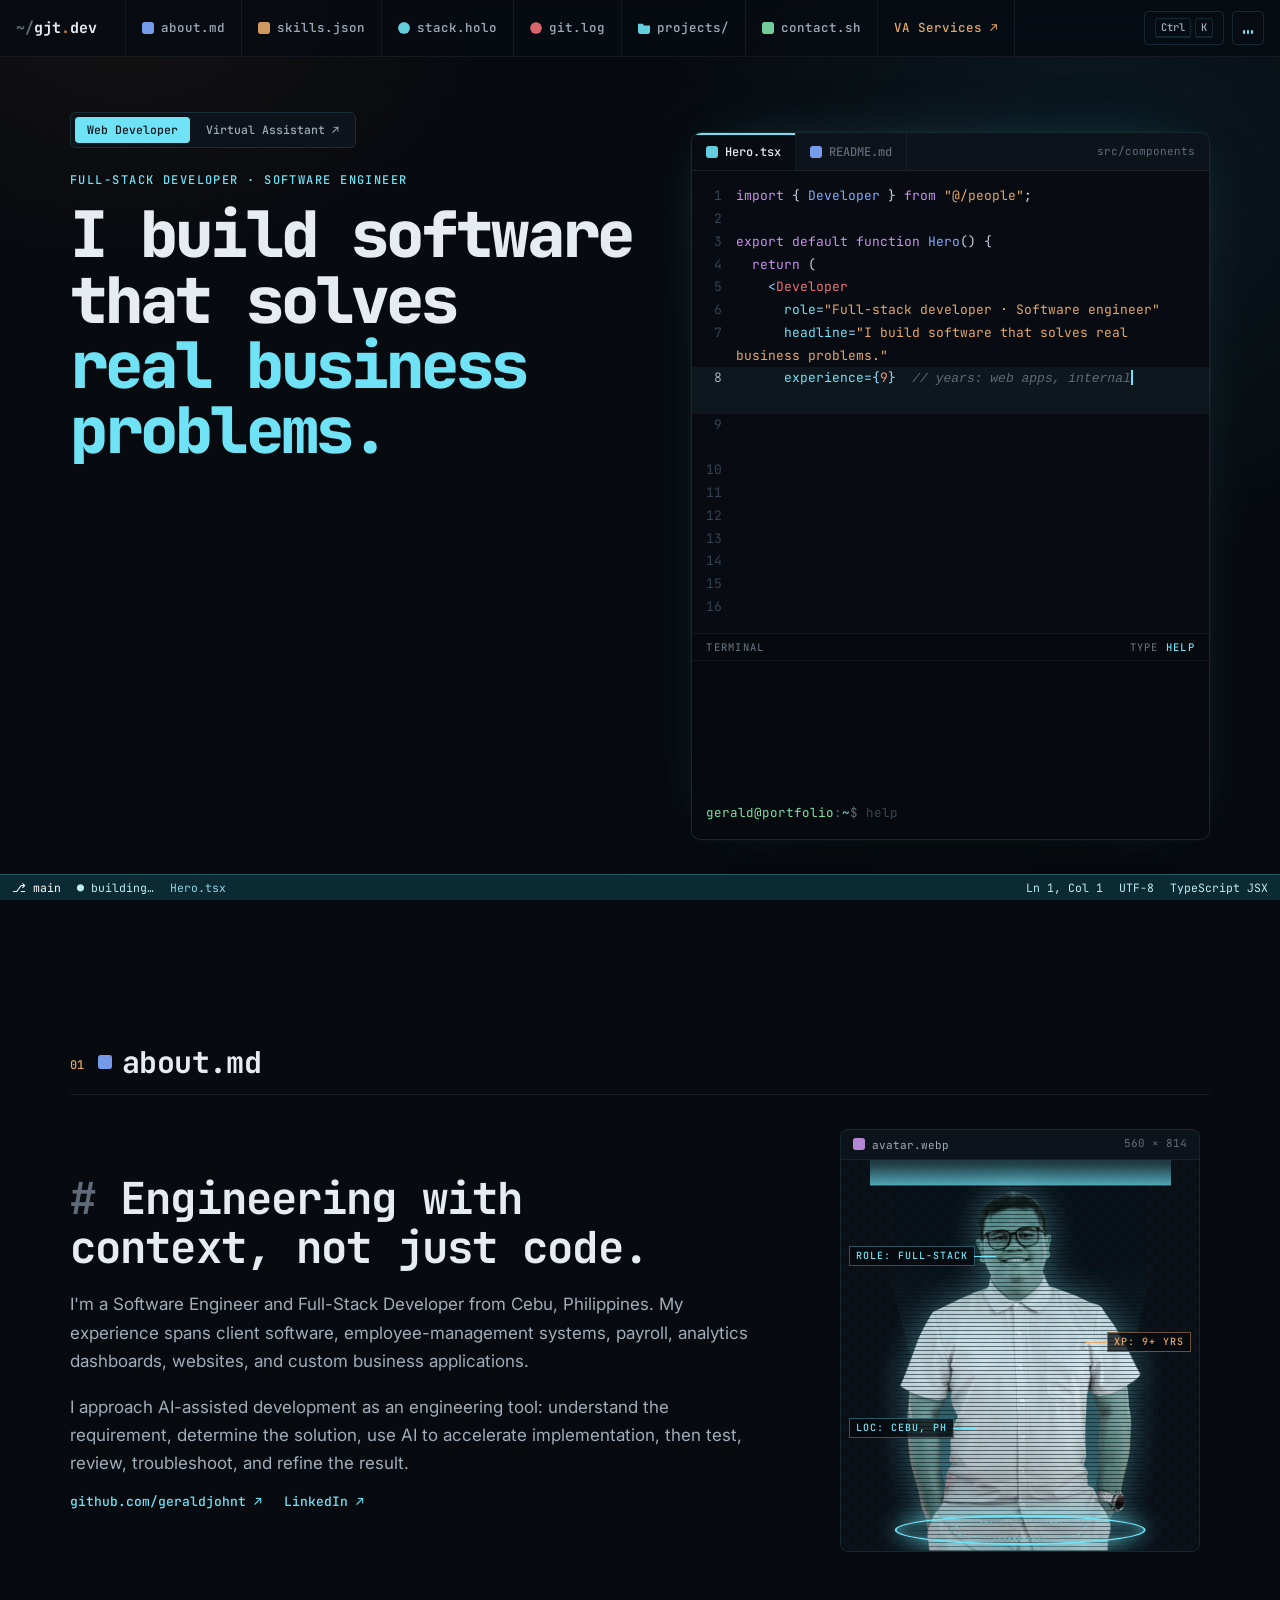
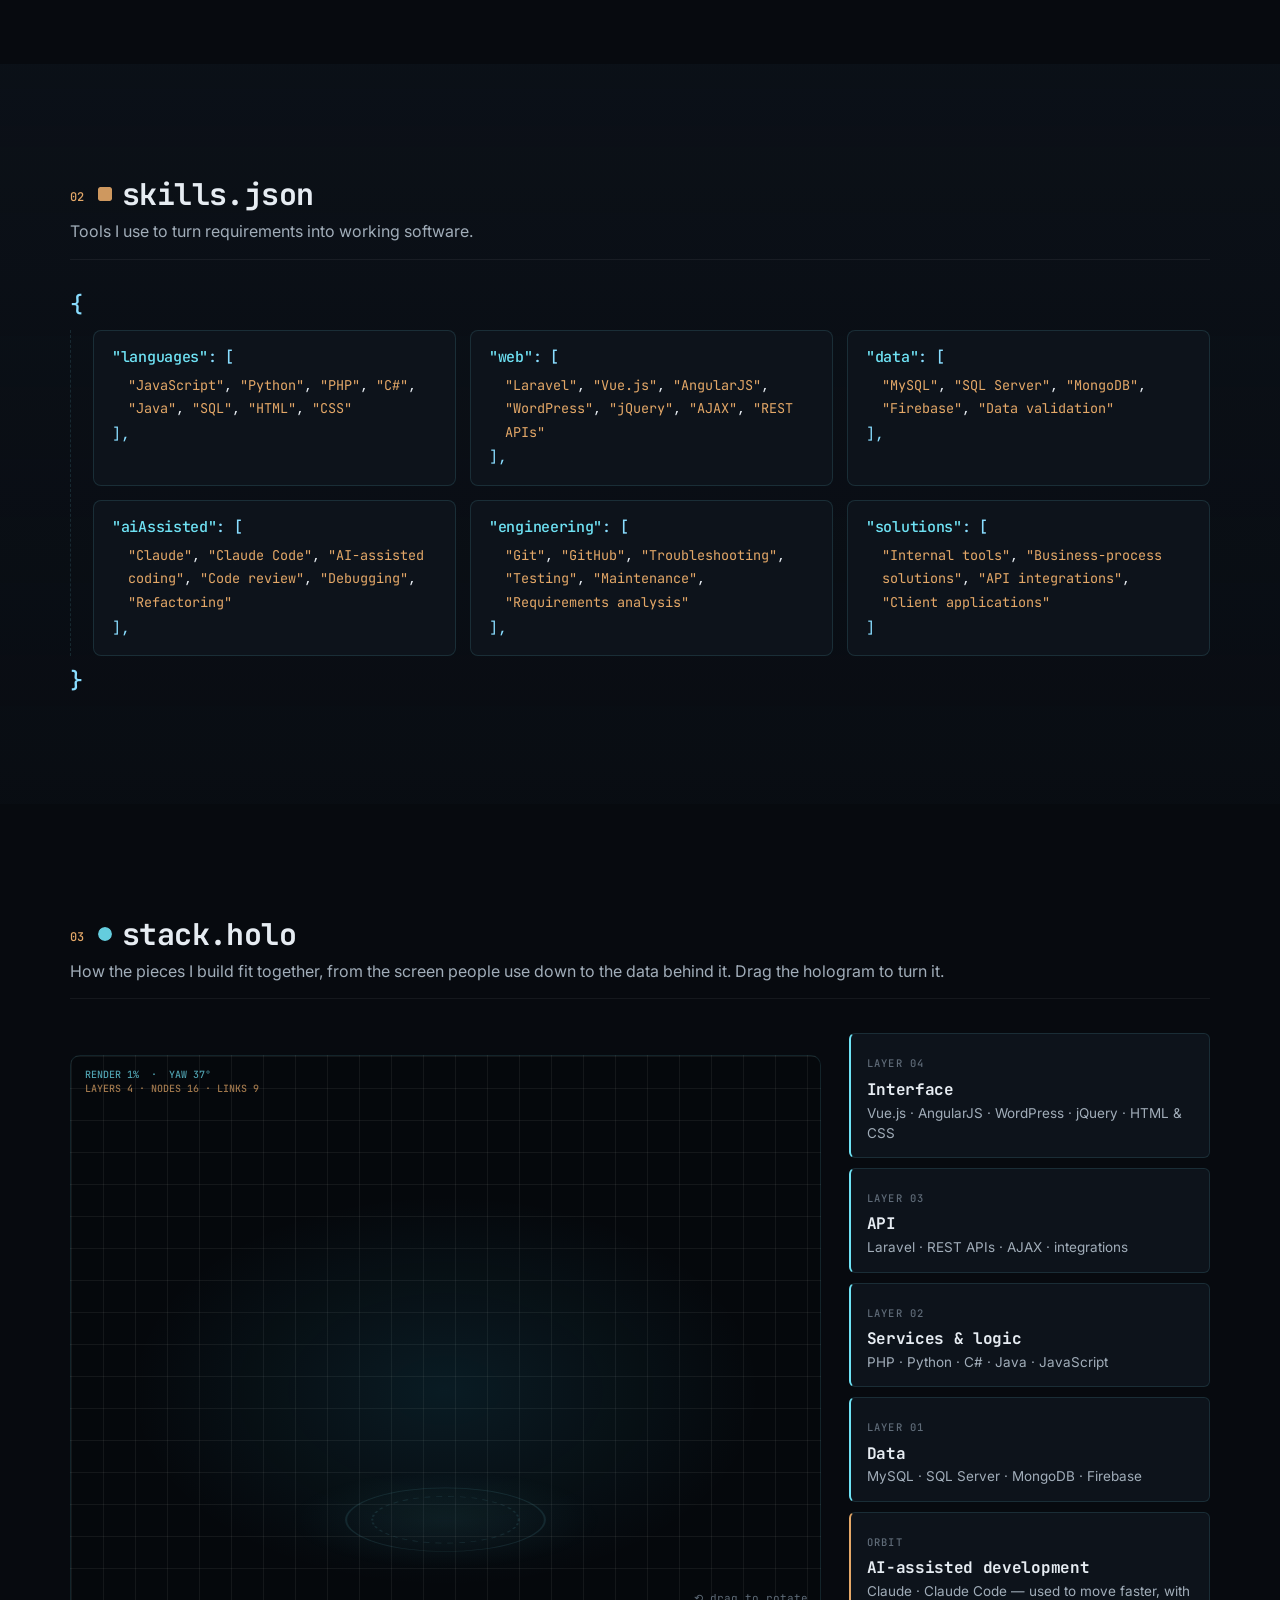
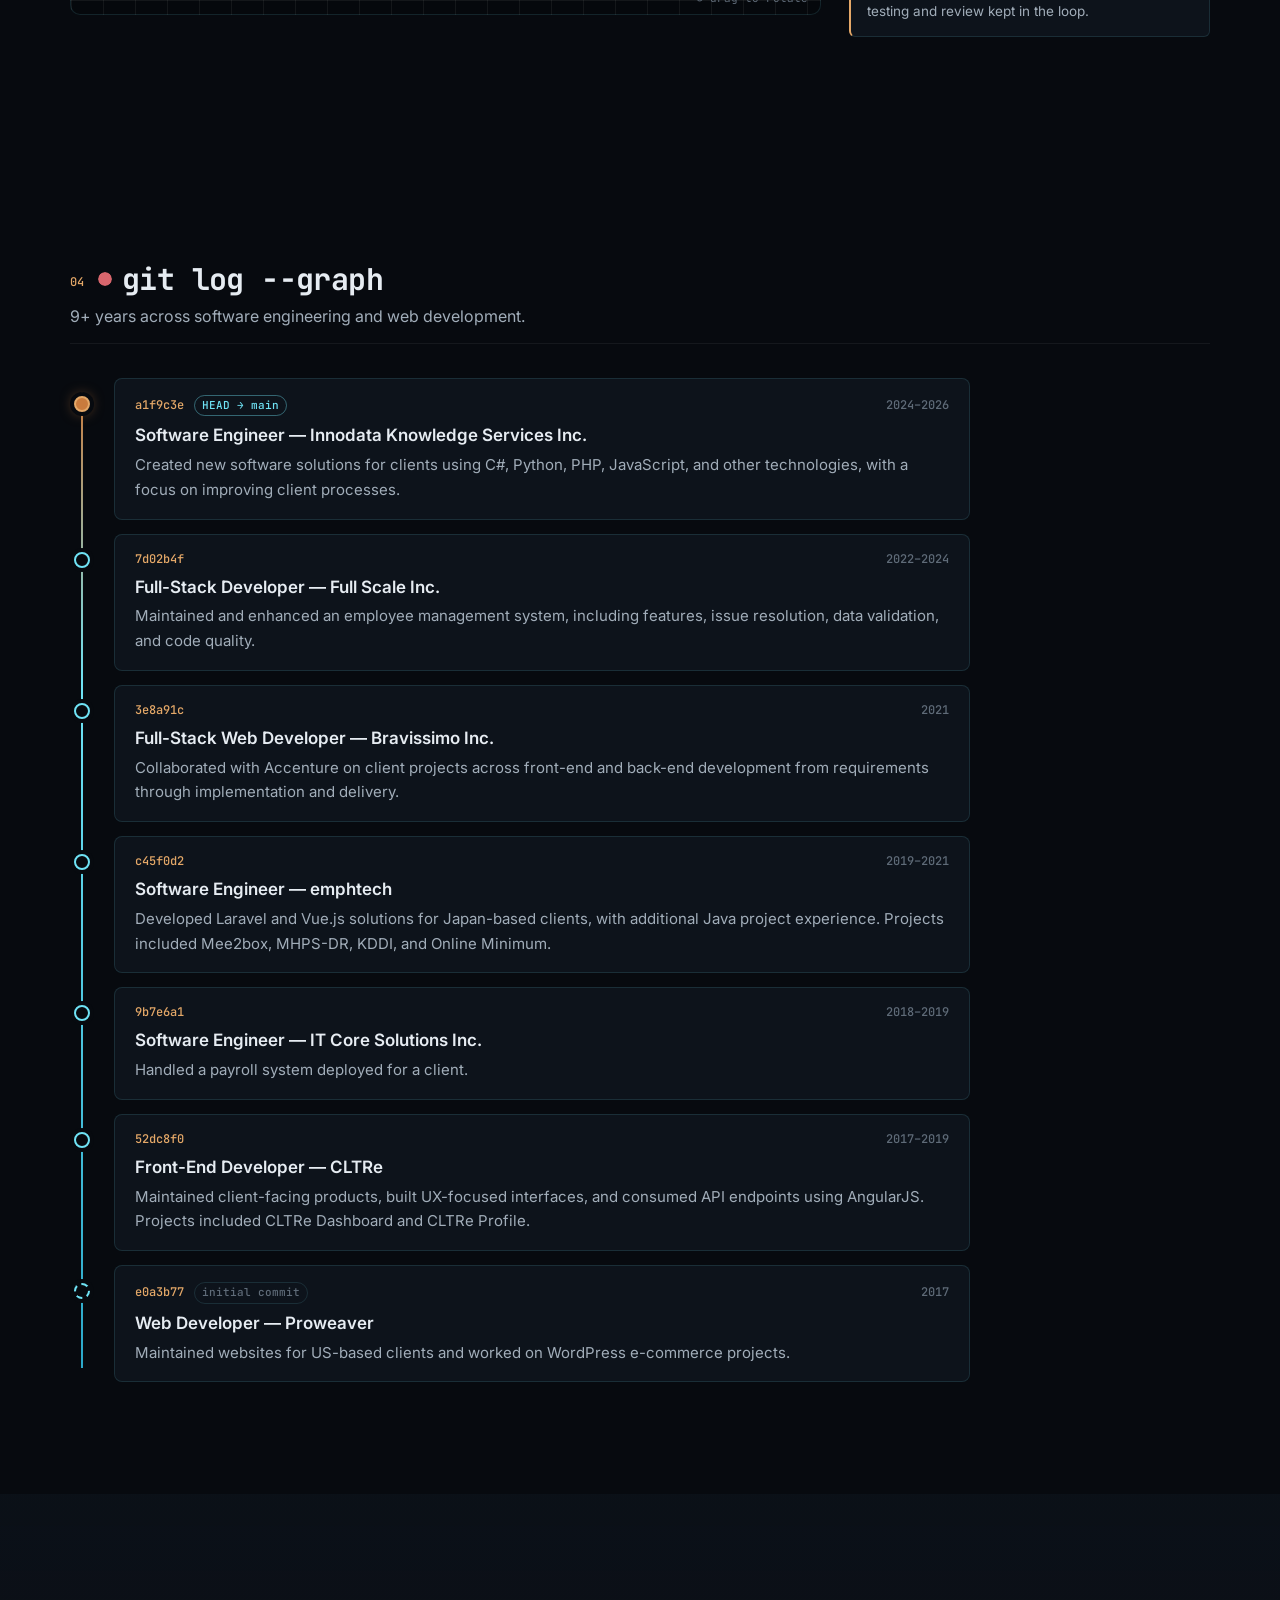
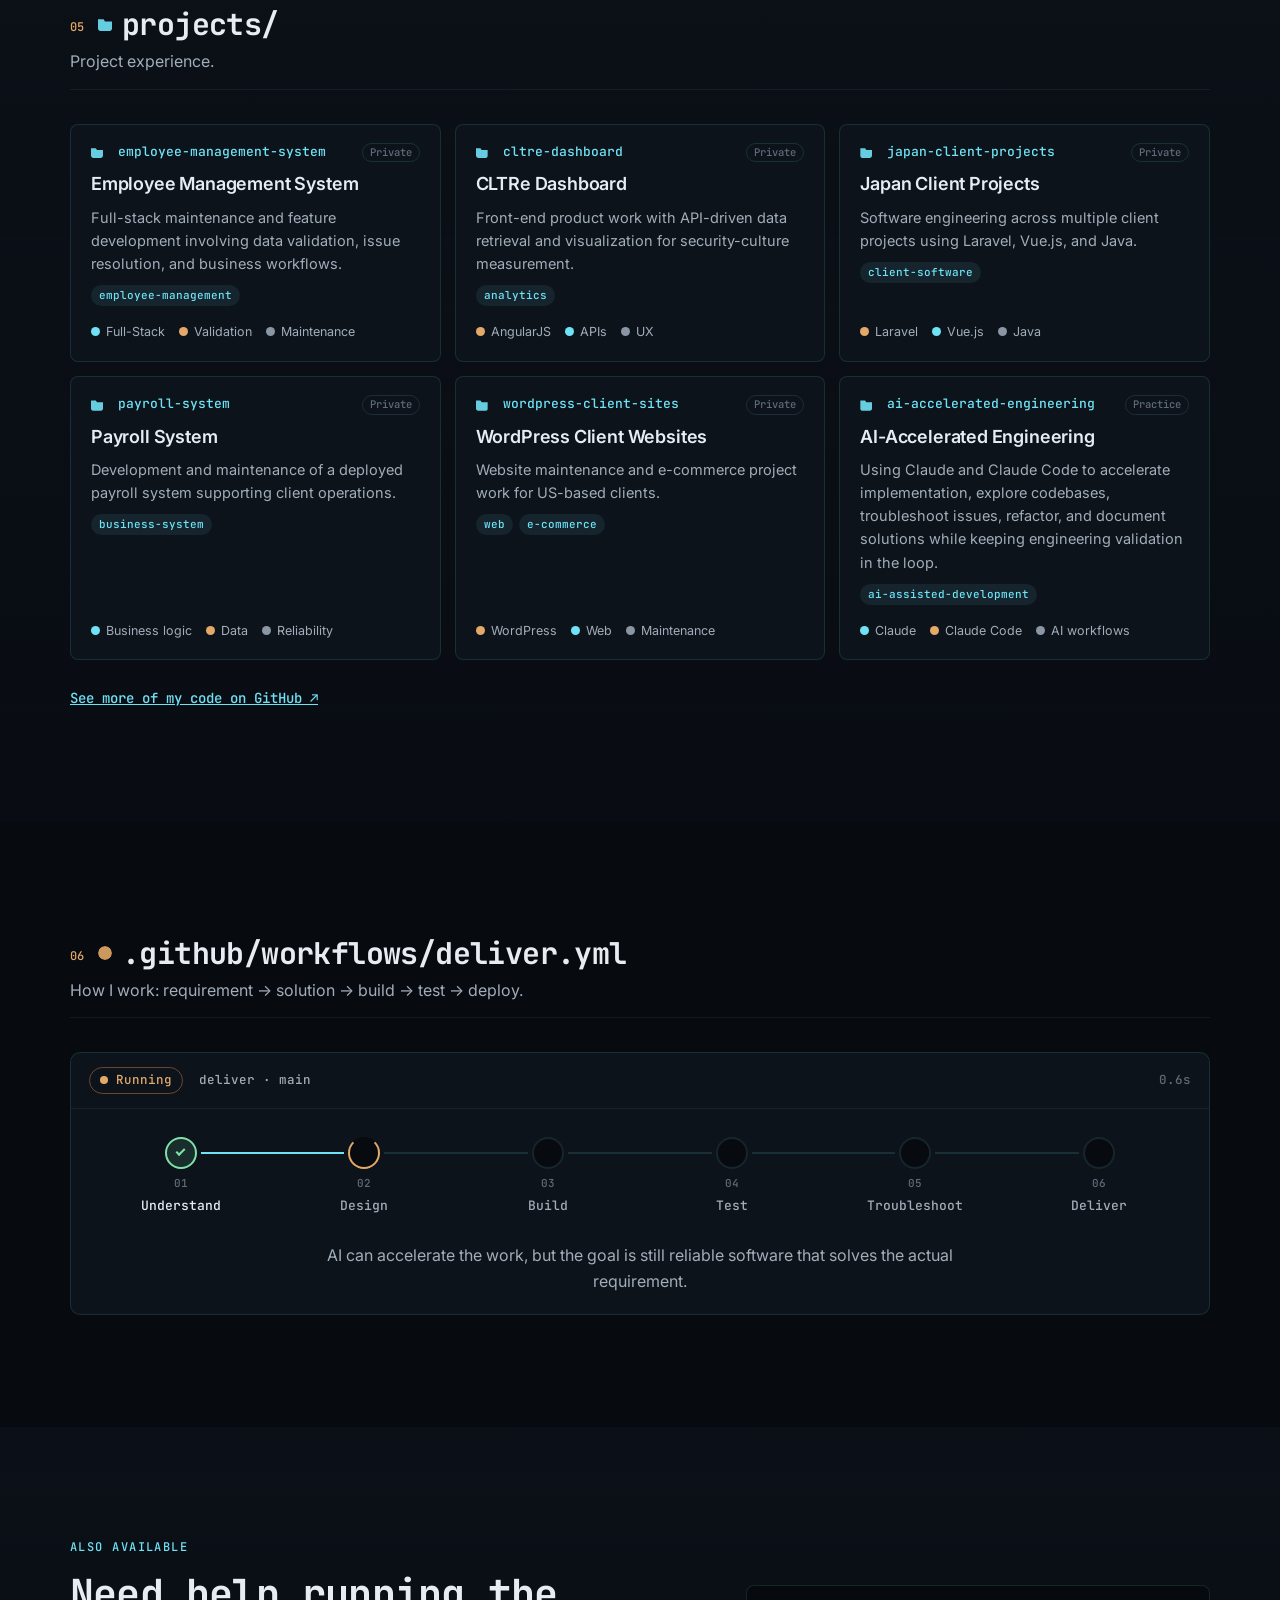
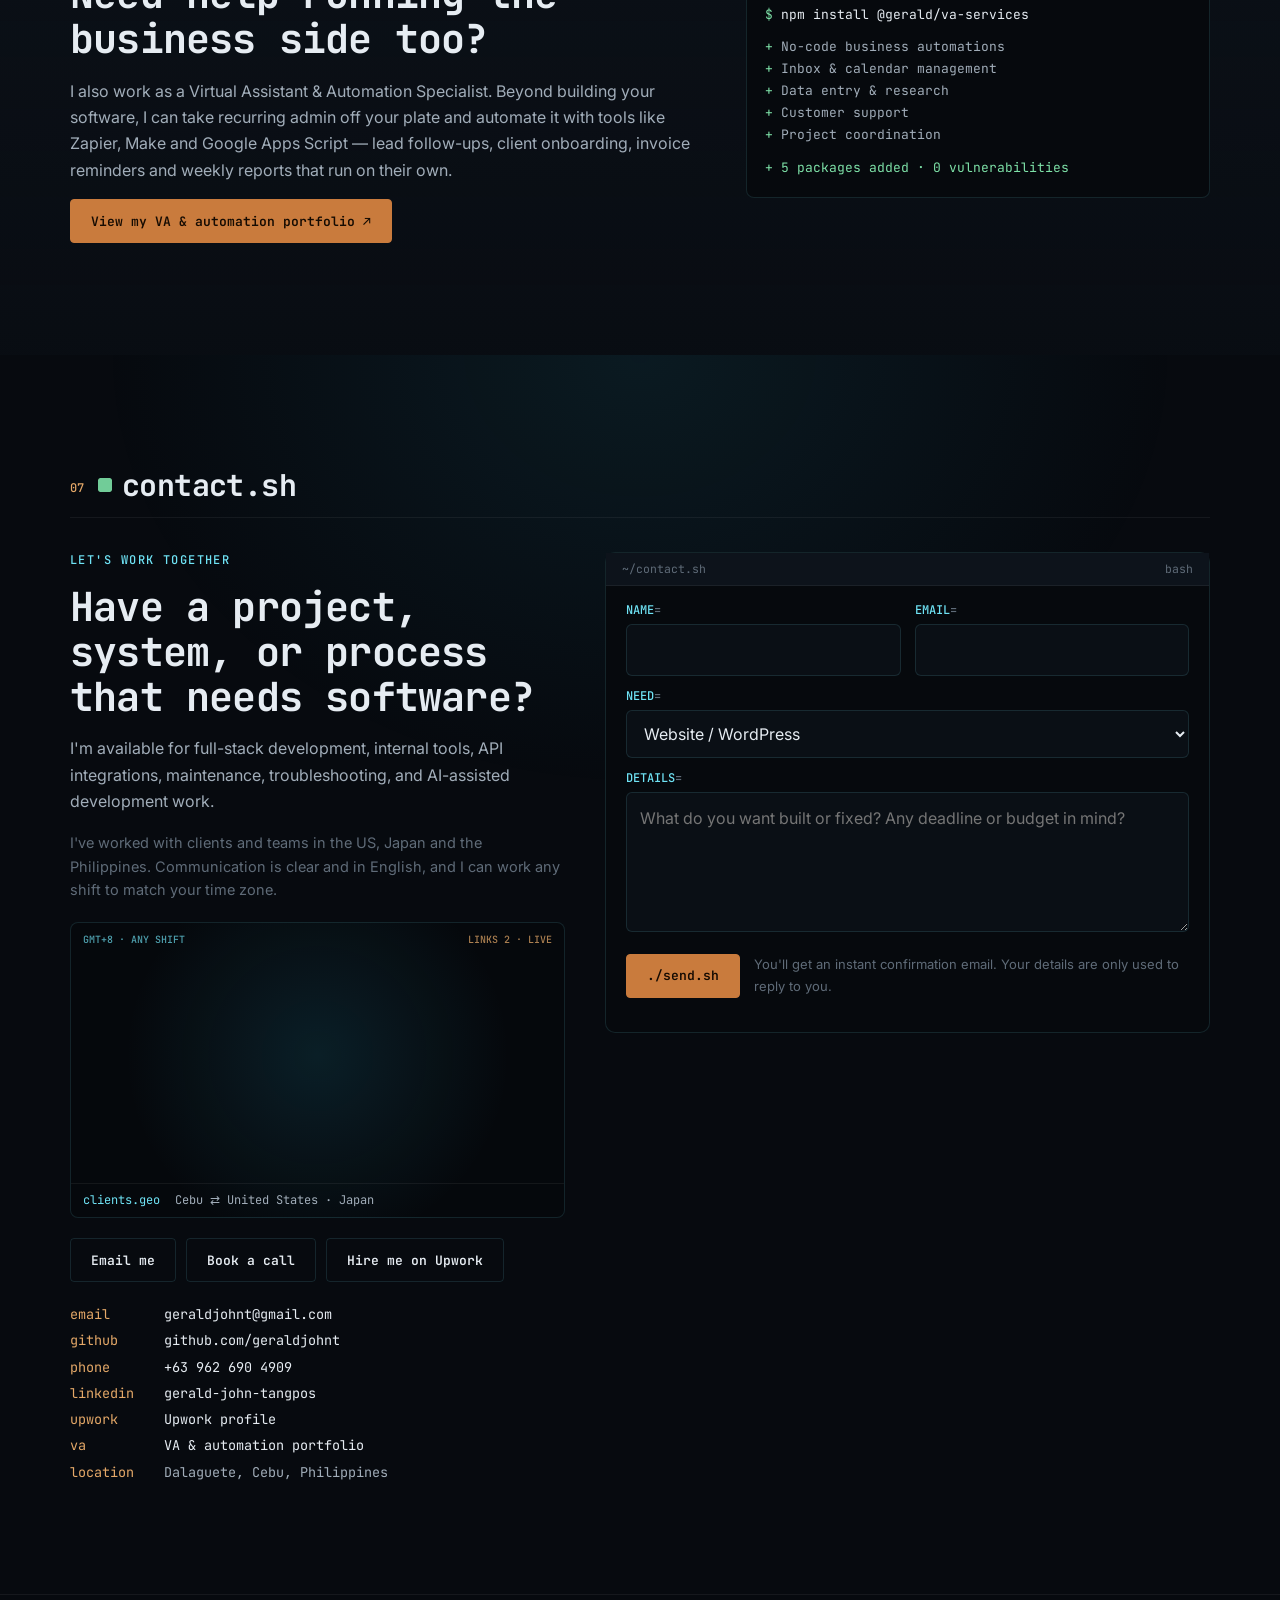
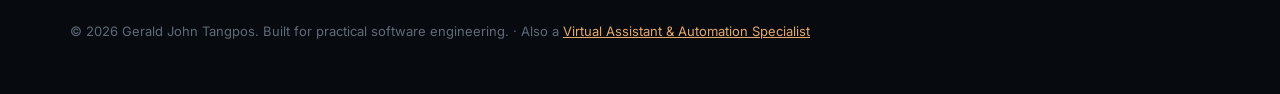
<file: index.html>
<!DOCTYPE html>
<html lang="en">
<head>
<meta charset="utf-8">
<meta name="viewport" content="width=device-width, initial-scale=1, viewport-fit=cover">
<title>Gerald John Tangpos — Full-Stack Developer</title>
<meta name="description" content="Portfolio of Gerald John Tangpos, Full-Stack Developer and Software Engineer: web applications, internal tools, API integrations and AI-assisted development.">
<meta name="theme-color" content="#070A0F">
<meta property="og:type" content="website">
<meta property="og:url" content="https://geraldjohnt.github.io/web-developer-portfolio/">
<meta property="og:title" content="Gerald John Tangpos — Full-Stack Developer">
<meta property="og:description" content="I build software that solves real business problems: web applications, internal tools, API integrations and automation.">
<meta name="twitter:card" content="summary">
<link rel="icon" href="data:image/svg+xml,%3Csvg xmlns='http://www.w3.org/2000/svg' viewBox='0 0 64 64'%3E%3Crect width='64' height='64' rx='14' fill='%23070A0F'/%3E%3Ctext x='50%25' y='54%25' text-anchor='middle' dominant-baseline='middle' font-family='Arial,sans-serif' font-weight='800' font-size='30' fill='%236FE3F5'%3EGJT%3C/text%3E%3C/svg%3E">
<link rel="preconnect" href="https://fonts.googleapis.com">
<link rel="preconnect" href="https://fonts.gstatic.com" crossorigin>
<link rel="stylesheet" href="https://fonts.googleapis.com/css2?family=Inter:wght@400;500;600;700&family=JetBrains+Mono:wght@400;500;700;800&display=swap">
<link rel="stylesheet" href="v2/dev.css">
<script>document.documentElement.classList.add('js');</script>
</head>
<body>
<a class="skip" href="#main">Skip to content</a>
<div class="gutter" id="gutter" aria-hidden="true"></div>

<header class="bar" id="bar">
  <div class="bar-inner">
    <a class="brand" href="#top"><span class="prompt">~/</span>gjt<span class="dot">.</span>dev</a>
    <nav id="nav-menu" class="tabs" aria-label="Main">
      <a href="#about" data-tab="about"><i class="ft md"></i>about.md</a>
      <a href="#skills" data-tab="skills"><i class="ft js"></i>skills.json</a>
      <a href="#architecture" data-tab="architecture"><i class="ft holo"></i>stack.holo</a>
      <a href="#experience" data-tab="experience"><i class="ft git"></i>git.log</a>
      <a href="#projects" data-tab="projects"><i class="ft dir"></i>projects/</a>
      <a href="#contact" data-tab="contact"><i class="ft sh"></i>contact.sh</a>
      <a href="https://geraldjohnt.github.io/va-portfolio/" class="ext">VA Services &#8599;</a>
    </nav>
    <div class="bar-right">
      <button type="button" class="kbtn" id="palette-btn" aria-label="Open command palette"><kbd>Ctrl</kbd><kbd>K</kbd></button>
      <button type="button" class="kbtn snd" id="sound-btn" aria-pressed="true" title="Typing sounds"><span class="sound-ico" aria-hidden="true"><i></i><i></i><i></i></span><span class="sr">Sound</span></button>
      <button class="nav-toggle" type="button" aria-expanded="false" aria-controls="nav-menu" aria-label="Open menu"><span></span><span></span><span></span></button>
    </div>
  </div>
</header>

<main id="main">

<section class="hero" id="top">
  <div class="wrap hero-grid">
    <div class="hero-out">
      <div class="switch" role="navigation" aria-label="Switch portfolio" data-line="1">
        <a aria-current="page">Web Developer</a>
        <a href="https://geraldjohnt.github.io/va-portfolio/">Virtual Assistant &#8599;</a>
      </div>
      <p class="eyebrow" data-line="6">Full-stack developer · Software engineer</p>
      <h1 data-line="7">I build software that solves <span>real business problems.</span></h1>
      <p class="lead" data-line="8">9+ years of experience building and maintaining web applications, internal tools, client platforms, APIs, and business-process solutions — with AI-assisted development using Claude and Claude Code.</p>
      <ul class="chips" data-line="10" aria-label="Main stack"><li>JavaScript</li><li>Python</li><li>PHP</li><li>Laravel</li><li>Vue</li><li class="ai">Claude</li><li class="ai">Claude Code</li></ul>
      <div class="actions" data-line="12">
        <a class="btn" href="#projects">View projects</a>
        <a class="btn ghost" href="#contact">Contact me</a>
      </div>
      <ul class="badges" data-line="11" aria-label="Working with me"><li>International clients welcome</li><li>Any shift or time zone</li><li>Clear English communication</li></ul>
      <div class="mini" data-line="13">
        <div><strong>9+</strong><span>years experience</span></div>
        <div><strong>7</strong><span>companies / teams</span></div>
        <div><strong>Full-stack</strong><span>frontend + backend</span></div>
      </div>
    </div>

    <div class="ide-wrap">
    <div class="hud" aria-hidden="true"><i class="r1"></i><i class="r2"></i><i class="r3"></i><i class="r4"></i><span class="hud-tag t1">SYS.RENDER // ONLINE</span><span class="hud-tag t2">LAT 10.31°N · LON 123.89°E</span></div>
    <div class="ide" aria-label="Code editor showing the hero component">
      <div class="ide-top"><span class="ide-tab on"><i class="ft tsx"></i>Hero.tsx</span><span class="ide-tab"><i class="ft md"></i>README.md</span><span class="ide-path">src/components</span></div>
      <pre class="code" id="code" aria-hidden="true"></pre>
      <noscript><pre class="code">export default function Hero() { /* … */ }</pre></noscript>
      <div class="term" id="term">
        <div class="term-top"><span>Terminal</span><span class="term-hint">type <b>help</b></span></div>
        <div class="term-out" id="term-out" role="log" aria-live="polite"></div>
        <form class="term-in" id="term-form" autocomplete="off">
          <label for="term-input"><span class="ps">gerald@portfolio</span>:<span class="cwd">~</span>$</label>
          <input id="term-input" type="text" spellcheck="false" autocapitalize="off" placeholder="help" aria-label="Terminal command">
        </form>
      </div>
    </div>
    </div>
  </div>
</section>

<section id="about" class="sec">
  <div class="wrap about">
    <div class="file-head" data-compile><span class="ln">01</span><h2 class="fname"><i class="ft md"></i>about.md</h2></div>
    <div class="about-grid">
      <div class="about-copy">
        <h2 data-compile><span class="h-hash">#</span> Engineering with context, not just code.</h2>
        <p data-compile>I'm a Software Engineer and Full-Stack Developer from Cebu, Philippines. My experience spans client software, employee-management systems, payroll, analytics dashboards, websites, and custom business applications.</p>
        <p data-compile>I approach AI-assisted development as an engineering tool: understand the requirement, determine the solution, use AI to accelerate implementation, then test, review, troubleshoot, and refine the result.</p>
        <div class="profile-links" data-compile><a href="https://github.com/geraldjohnt" target="_blank" rel="noopener">github.com/geraldjohnt &#8599;</a><a href="https://www.linkedin.com/in/gerald-john-tangpos-810341109/" target="_blank" rel="noopener">LinkedIn &#8599;</a></div>
      </div>
      <figure class="avatar" data-compile>
        <div class="img-top"><span><i class="ft img"></i>avatar.webp</span><span>560 × 814</span></div>
        <div class="img-body holo-body">
          <div class="emitter" aria-hidden="true"><i></i><i></i></div>
          <div class="beam" aria-hidden="true"></div>
          <div class="holo-img"><img src="v2/gerald-cutout.webp" alt="Gerald John Tangpos" width="560" height="814" loading="lazy"><span class="scan" aria-hidden="true"></span></div>
          <ul class="callouts" aria-hidden="true"><li class="c1">role: full-stack</li><li class="c2">xp: 9+ yrs</li><li class="c3">loc: cebu, ph</li></ul>
        </div>
      </figure>
    </div>
  </div>
</section>

<section id="skills" class="sec alt">
  <div class="wrap">
    <div class="file-head" data-compile><span class="ln">02</span><h2 class="fname"><i class="ft js"></i>skills.json</h2><p class="fdesc">Tools I use to turn requirements into working software.</p></div>
    <div class="json" data-compile><span class="p">{</span></div>
    <div class="skill-grid">
      <article data-compile><h3><span class="k">"languages"</span><span class="p">: [</span></h3><p><span class="s">"JavaScript"</span>, <span class="s">"Python"</span>, <span class="s">"PHP"</span>, <span class="s">"C#"</span>, <span class="s">"Java"</span>, <span class="s">"SQL"</span>, <span class="s">"HTML"</span>, <span class="s">"CSS"</span></p><span class="p">],</span></article>
      <article data-compile><h3><span class="k">"web"</span><span class="p">: [</span></h3><p><span class="s">"Laravel"</span>, <span class="s">"Vue.js"</span>, <span class="s">"AngularJS"</span>, <span class="s">"WordPress"</span>, <span class="s">"jQuery"</span>, <span class="s">"AJAX"</span>, <span class="s">"REST APIs"</span></p><span class="p">],</span></article>
      <article data-compile><h3><span class="k">"data"</span><span class="p">: [</span></h3><p><span class="s">"MySQL"</span>, <span class="s">"SQL Server"</span>, <span class="s">"MongoDB"</span>, <span class="s">"Firebase"</span>, <span class="s">"Data validation"</span></p><span class="p">],</span></article>
      <article data-compile><h3><span class="k">"aiAssisted"</span><span class="p">: [</span></h3><p><span class="s">"Claude"</span>, <span class="s">"Claude Code"</span>, <span class="s">"AI-assisted coding"</span>, <span class="s">"Code review"</span>, <span class="s">"Debugging"</span>, <span class="s">"Refactoring"</span></p><span class="p">],</span></article>
      <article data-compile><h3><span class="k">"engineering"</span><span class="p">: [</span></h3><p><span class="s">"Git"</span>, <span class="s">"GitHub"</span>, <span class="s">"Troubleshooting"</span>, <span class="s">"Testing"</span>, <span class="s">"Maintenance"</span>, <span class="s">"Requirements analysis"</span></p><span class="p">],</span></article>
      <article data-compile><h3><span class="k">"solutions"</span><span class="p">: [</span></h3><p><span class="s">"Internal tools"</span>, <span class="s">"Business-process solutions"</span>, <span class="s">"API integrations"</span>, <span class="s">"Client applications"</span></p><span class="p">]</span></article>
    </div>
    <div class="json" data-compile><span class="p">}</span></div>
  </div>
</section>

<section id="architecture" class="sec">
  <div class="wrap">
    <div class="file-head" data-compile><span class="ln">03</span><h2 class="fname"><i class="ft holo"></i>stack.holo</h2><p class="fdesc">How the pieces I build fit together, from the screen people use down to the data behind it. Drag the hologram to turn it.</p></div>
    <div class="arch">
      <div class="arch-stage" data-compile>
        <canvas id="arch-canvas" role="img" aria-label="Hologram of a four-layer software stack: interface, API, services and data, with AI-assisted development orbiting around it."></canvas>
        <span class="arch-hint" aria-hidden="true">⟲ drag to rotate</span>
      </div>
      <ol class="arch-legend">
        <li data-layer="3" data-compile tabindex="0"><span class="lk">layer 04</span><h3>Interface</h3><p>Vue.js · AngularJS · WordPress · jQuery · HTML &amp; CSS</p></li>
        <li data-layer="2" data-compile tabindex="0"><span class="lk">layer 03</span><h3>API</h3><p>Laravel · REST APIs · AJAX · integrations</p></li>
        <li data-layer="1" data-compile tabindex="0"><span class="lk">layer 02</span><h3>Services &amp; logic</h3><p>PHP · Python · C# · Java · JavaScript</p></li>
        <li data-layer="0" data-compile tabindex="0"><span class="lk">layer 01</span><h3>Data</h3><p>MySQL · SQL Server · MongoDB · Firebase</p></li>
        <li data-layer="ai" data-compile tabindex="0" class="ai"><span class="lk">orbit</span><h3>AI-assisted development</h3><p>Claude · Claude Code — used to move faster, with testing and review kept in the loop.</p></li>
      </ol>
    </div>
  </div>
</section>

<section id="experience" class="sec">
  <div class="wrap">
    <div class="file-head" data-compile><span class="ln">04</span><h2 class="fname"><i class="ft git"></i>git log --graph</h2><p class="fdesc">9+ years across software engineering and web development.</p></div>
    <ol class="gitlog">
      <li data-compile><span class="node head"></span><div class="commit"><p class="meta"><span class="hash">a1f9c3e</span><span class="ref">HEAD → main</span><span class="date">2024–2026</span></p><h3>Software Engineer — Innodata Knowledge Services Inc.</h3><p>Created new software solutions for clients using C#, Python, PHP, JavaScript, and other technologies, with a focus on improving client processes.</p></div></li>
      <li data-compile><span class="node"></span><div class="commit"><p class="meta"><span class="hash">7d02b4f</span><span class="date">2022–2024</span></p><h3>Full-Stack Developer — Full Scale Inc.</h3><p>Maintained and enhanced an employee management system, including features, issue resolution, data validation, and code quality.</p></div></li>
      <li data-compile><span class="node"></span><div class="commit"><p class="meta"><span class="hash">3e8a91c</span><span class="date">2021</span></p><h3>Full-Stack Web Developer — Bravissimo Inc.</h3><p>Collaborated with Accenture on client projects across front-end and back-end development from requirements through implementation and delivery.</p></div></li>
      <li data-compile><span class="node"></span><div class="commit"><p class="meta"><span class="hash">c45f0d2</span><span class="date">2019–2021</span></p><h3>Software Engineer — emphtech</h3><p>Developed Laravel and Vue.js solutions for Japan-based clients, with additional Java project experience. Projects included Mee2box, MHPS-DR, KDDI, and Online Minimum.</p></div></li>
      <li data-compile><span class="node"></span><div class="commit"><p class="meta"><span class="hash">9b7e6a1</span><span class="date">2018–2019</span></p><h3>Software Engineer — IT Core Solutions Inc.</h3><p>Handled a payroll system deployed for a client.</p></div></li>
      <li data-compile><span class="node"></span><div class="commit"><p class="meta"><span class="hash">52dc8f0</span><span class="date">2017–2019</span></p><h3>Front-End Developer — CLTRe</h3><p>Maintained client-facing products, built UX-focused interfaces, and consumed API endpoints using AngularJS. Projects included CLTRe Dashboard and CLTRe Profile.</p></div></li>
      <li data-compile><span class="node root"></span><div class="commit"><p class="meta"><span class="hash">e0a3b77</span><span class="ref init">initial commit</span><span class="date">2017</span></p><h3>Web Developer — Proweaver</h3><p>Maintained websites for US-based clients and worked on WordPress e-commerce projects.</p></div></li>
    </ol>
  </div>
</section>

<section id="projects" class="sec alt">
  <div class="wrap">
    <div class="file-head" data-compile><span class="ln">05</span><h2 class="fname"><i class="ft dir"></i>projects/</h2><p class="fdesc">Project experience.</p></div>
    <div class="repo-grid">
      <article class="repo" data-compile><p class="r-top"><i class="ft dir"></i><span class="r-name">employee-management-system</span><span class="vis">Private</span></p><h3>Employee Management System</h3><p>Full-stack maintenance and feature development involving data validation, issue resolution, and business workflows.</p><p class="r-meta"><span class="topic">employee-management</span></p><ul class="langs"><li><i style="--c:#6FE3F5"></i>Full-Stack</li><li><i style="--c:#E4A868"></i>Validation</li><li><i style="--c:#8A96A3"></i>Maintenance</li></ul></article>
      <article class="repo" data-compile><p class="r-top"><i class="ft dir"></i><span class="r-name">cltre-dashboard</span><span class="vis">Private</span></p><h3>CLTRe Dashboard</h3><p>Front-end product work with API-driven data retrieval and visualization for security-culture measurement.</p><p class="r-meta"><span class="topic">analytics</span></p><ul class="langs"><li><i style="--c:#E4A868"></i>AngularJS</li><li><i style="--c:#6FE3F5"></i>APIs</li><li><i style="--c:#8A96A3"></i>UX</li></ul></article>
      <article class="repo" data-compile><p class="r-top"><i class="ft dir"></i><span class="r-name">japan-client-projects</span><span class="vis">Private</span></p><h3>Japan Client Projects</h3><p>Software engineering across multiple client projects using Laravel, Vue.js, and Java.</p><p class="r-meta"><span class="topic">client-software</span></p><ul class="langs"><li><i style="--c:#E4A868"></i>Laravel</li><li><i style="--c:#6FE3F5"></i>Vue.js</li><li><i style="--c:#8A96A3"></i>Java</li></ul></article>
      <article class="repo" data-compile><p class="r-top"><i class="ft dir"></i><span class="r-name">payroll-system</span><span class="vis">Private</span></p><h3>Payroll System</h3><p>Development and maintenance of a deployed payroll system supporting client operations.</p><p class="r-meta"><span class="topic">business-system</span></p><ul class="langs"><li><i style="--c:#6FE3F5"></i>Business logic</li><li><i style="--c:#E4A868"></i>Data</li><li><i style="--c:#8A96A3"></i>Reliability</li></ul></article>
      <article class="repo" data-compile><p class="r-top"><i class="ft dir"></i><span class="r-name">wordpress-client-sites</span><span class="vis">Private</span></p><h3>WordPress Client Websites</h3><p>Website maintenance and e-commerce project work for US-based clients.</p><p class="r-meta"><span class="topic">web</span><span class="topic">e-commerce</span></p><ul class="langs"><li><i style="--c:#E4A868"></i>WordPress</li><li><i style="--c:#6FE3F5"></i>Web</li><li><i style="--c:#8A96A3"></i>Maintenance</li></ul></article>
      <article class="repo" data-compile><p class="r-top"><i class="ft dir"></i><span class="r-name">ai-accelerated-engineering</span><span class="vis">Practice</span></p><h3>AI-Accelerated Engineering</h3><p>Using Claude and Claude Code to accelerate implementation, explore codebases, troubleshoot issues, refactor, and document solutions while keeping engineering validation in the loop.</p><p class="r-meta"><span class="topic">ai-assisted-development</span></p><ul class="langs"><li><i style="--c:#6FE3F5"></i>Claude</li><li><i style="--c:#E4A868"></i>Claude Code</li><li><i style="--c:#8A96A3"></i>AI workflows</li></ul></article>
    </div>
    <p class="more" data-compile><a href="https://github.com/geraldjohnt" target="_blank" rel="noopener">See more of my code on GitHub &#8599;</a></p>
  </div>
</section>

<section id="workflow" class="sec">
  <div class="wrap">
    <div class="file-head" data-compile><span class="ln">06</span><h2 class="fname"><i class="ft ci"></i>.github/workflows/deliver.yml</h2><p class="fdesc">How I work: requirement → solution → build → test → deploy.</p></div>
    <div class="pipeline" id="pipeline" data-compile>
      <div class="pl-top"><span class="pl-status" id="pl-status"><i></i><b>Queued</b></span><span class="pl-name">deliver · main</span><span class="pl-time" id="pl-time">0.0s</span></div>
      <ol class="stages">
        <li><span class="st-ico"></span><span class="st-n">01</span>Understand</li>
        <li><span class="st-ico"></span><span class="st-n">02</span>Design</li>
        <li><span class="st-ico"></span><span class="st-n">03</span>Build</li>
        <li><span class="st-ico"></span><span class="st-n">04</span>Test</li>
        <li><span class="st-ico"></span><span class="st-n">05</span>Troubleshoot</li>
        <li><span class="st-ico"></span><span class="st-n">06</span>Deliver</li>
      </ol>
      <p class="pl-note">AI can accelerate the work, but the goal is still reliable software that solves the actual requirement.</p>
    </div>
  </div>
</section>

<section id="business-support" class="sec alt">
  <div class="wrap va" data-compile>
    <div>
      <p class="eyebrow">Also available</p>
      <h2>Need help running the business side too?</h2>
      <p>I also work as a Virtual Assistant &amp; Automation Specialist. Beyond building your software, I can take recurring admin off your plate and automate it with tools like Zapier, Make and Google Apps Script — lead follow-ups, client onboarding, invoice reminders and weekly reports that run on their own.</p>
      <a class="btn" href="https://geraldjohnt.github.io/va-portfolio/">View my VA &amp; automation portfolio &#8599;</a>
    </div>
    <div class="install">
      <p class="cmd"><span class="ps">$</span> npm install @gerald/va-services</p>
      <ul>
        <li>No-code business automations</li>
        <li>Inbox &amp; calendar management</li>
        <li>Data entry &amp; research</li>
        <li>Customer support</li>
        <li>Project coordination</li>
      </ul>
      <p class="ok">+ 5 packages added · 0 vulnerabilities</p>
    </div>
  </div>
</section>

<section id="contact" class="sec contact">
  <div class="wrap">
    <div class="file-head" data-compile><span class="ln">07</span><h2 class="fname"><i class="ft sh"></i>contact.sh</h2></div>
    <div class="contact-grid">
      <div class="contact-copy">
        <p class="eyebrow" data-compile>Let's work together</p>
        <h2 data-compile>Have a project, system, or process that needs software?</h2>
        <p data-compile>I'm available for full-stack development, internal tools, API integrations, maintenance, troubleshooting, and AI-assisted development work.</p>
        <p class="note" data-compile>I've worked with clients and teams in the US, Japan and the Philippines. Communication is clear and in English, and I can work any shift to match your time zone.</p>
        <figure class="geo" data-compile>
          <canvas id="geo-canvas" role="img" aria-label="Hologram globe showing Cebu, Philippines connected to clients in the United States and Japan."></canvas>
          <figcaption><span>clients.geo</span> Cebu ⇄ United States · Japan</figcaption>
        </figure>
        <div class="actions" data-compile><a class="btn ghost" href="mailto:geraldjohnt@gmail.com?subject=Project%20enquiry">Email me</a><a class="btn ghost" href="mailto:geraldjohnt@gmail.com?subject=Project%20call%20request&amp;body=Hi%20Gerald%2C%0A%0AI%27d%20like%20to%20book%20a%20short%20call%20about%20a%20project.%0A%0AWhat%20I%20need%20built%3A%20%0AMy%20timezone%3A%20%0ATimes%20that%20work%20for%20me%3A%20%0A">Book a call</a><a class="btn ghost" href="https://www.upwork.com/freelancers/~011ad574500f310d02" target="_blank" rel="noopener">Hire me on Upwork</a></div>
        <ul class="links" data-compile>
          <li><span>email</span><a href="mailto:geraldjohnt@gmail.com">geraldjohnt@gmail.com</a></li>
          <li><span>github</span><a href="https://github.com/geraldjohnt" target="_blank" rel="noopener">github.com/geraldjohnt</a></li>
          <li><span>phone</span><a href="tel:+639626904909">+63 962 690 4909</a></li>
          <li><span>linkedin</span><a href="https://www.linkedin.com/in/gerald-john-tangpos-810341109/" target="_blank" rel="noopener">gerald-john-tangpos</a></li>
          <li><span>upwork</span><a href="https://www.upwork.com/freelancers/~011ad574500f310d02" target="_blank" rel="noopener">Upwork profile</a></li>
          <li><span>va</span><a href="https://geraldjohnt.github.io/va-portfolio/">VA &amp; automation portfolio</a></li>
          <li><span>location</span>Dalaguete, Cebu, Philippines</li>
        </ul>
      </div>
      <form class="contact-form" id="contact-form" data-endpoint="https://script.google.com/macros/s/AKfycbxHk-h4SQ6ZB-GV5NGepYZzMXKfwT2meGYlSBVWfr6hbH8Pa3ydvC6iAsIAO9cohR_k/exec" data-email="geraldjohnt@gmail.com" novalidate data-compile>
        <p class="form-top"><span>~/contact.sh</span><span>bash</span></p>
        <input type="hidden" name="source" value="dev">
        <div class="hp" aria-hidden="true"><label for="cf-website">Leave this empty</label><input type="text" id="cf-website" name="website" tabindex="-1" autocomplete="off"></div>
        <div><label for="cf-name"><span class="v">NAME</span>=</label><input type="text" id="cf-name" name="name" required maxlength="100" autocomplete="name"></div>
        <div><label for="cf-email"><span class="v">EMAIL</span>=</label><input type="email" id="cf-email" name="email" required maxlength="200" autocomplete="email"></div>
        <div class="full"><label for="cf-service"><span class="v">NEED</span>=</label>
          <select id="cf-service" name="service">
            <option>Website / WordPress</option>
            <option>Web application or client portal</option>
            <option>Internal tool or dashboard</option>
            <option>API integration or automation</option>
            <option>Maintenance &amp; bug fixes</option>
            <option>AI-assisted development</option>
            <option>Something else</option>
          </select>
        </div>
        <div class="full"><label for="cf-message"><span class="v">DETAILS</span>=</label><textarea id="cf-message" name="message" required minlength="5" maxlength="5000" placeholder="What do you want built or fixed? Any deadline or budget in mind?"></textarea></div>
        <div class="full form-foot">
          <button type="submit" class="btn">./send.sh</button>
          <p class="form-privacy">You'll get an instant confirmation email. Your details are only used to reply to you.</p>
        </div>
        <p class="form-status full" role="status" aria-live="polite"></p>
      </form>
    </div>
  </div>
</section>
</main>

<footer class="foot"><div class="wrap">© <span id="year">2026</span> Gerald John Tangpos. Built for practical software engineering. · Also a <a href="https://geraldjohnt.github.io/va-portfolio/">Virtual Assistant &amp; Automation Specialist</a></div></footer>

<div class="statusbar" aria-hidden="true">
  <span class="sb-branch">⎇ main</span>
  <span class="sb-ok" id="sb-build">● building…</span>
  <span class="sb-file" id="sb-file">Hero.tsx</span>
  <span class="sb-spacer"></span>
  <span id="sb-ln">Ln 1, Col 1</span>
  <span class="sb-hide">UTF-8</span>
  <span class="sb-hide">TypeScript JSX</span>
</div>

<a href="#top" class="to-top" id="to-top" aria-label="Back to top" tabindex="-1"><span class="arr" aria-hidden="true">↑</span><span>cd ~</span></a>

<div class="palette" id="palette" role="dialog" aria-modal="true" aria-label="Command palette" hidden>
  <div class="pal-box">
    <input id="pal-input" type="text" placeholder="Go to section or run a command…" aria-label="Search commands" autocomplete="off" spellcheck="false">
    <ul id="pal-list" role="listbox"></ul>
  </div>
</div>

<script src="contact-form.js"></script>
<script src="v2/dev.js"></script>
<script src="v2/holo.js"></script>
</body>
</html>
</file>
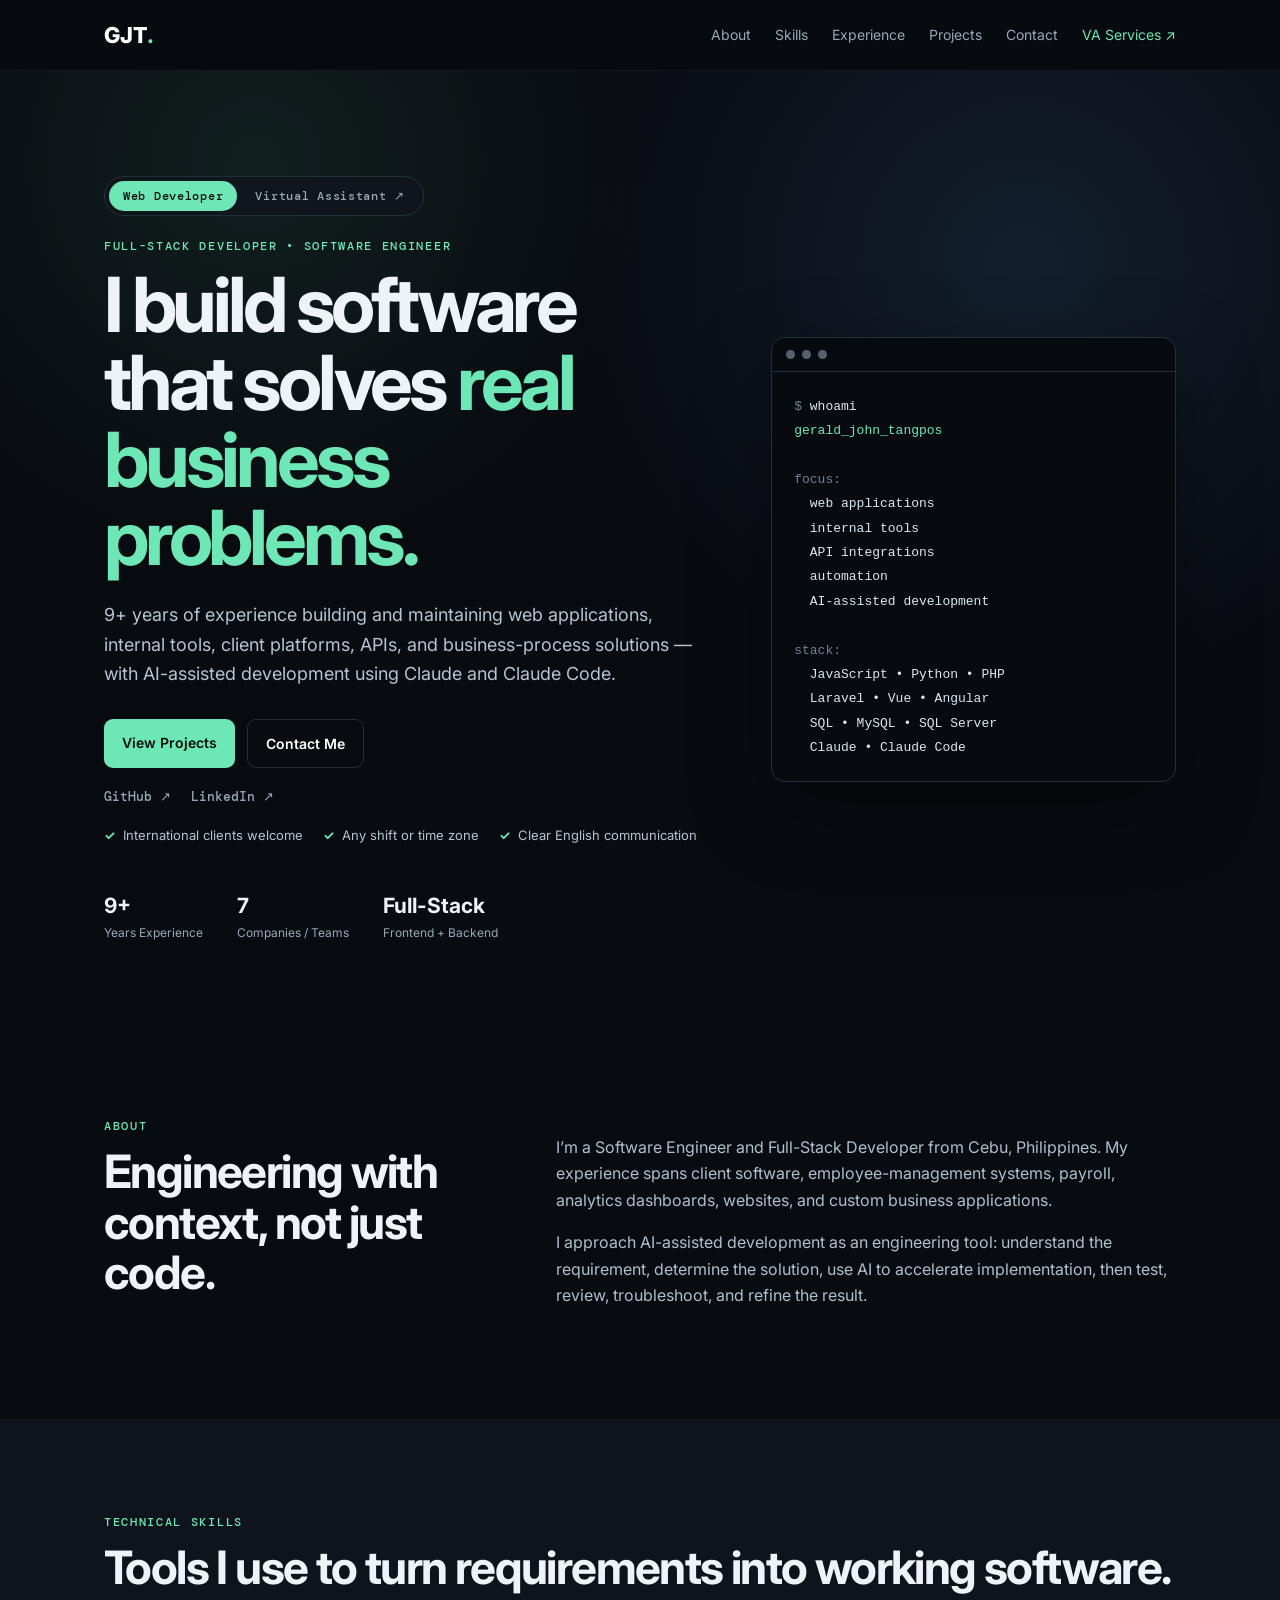
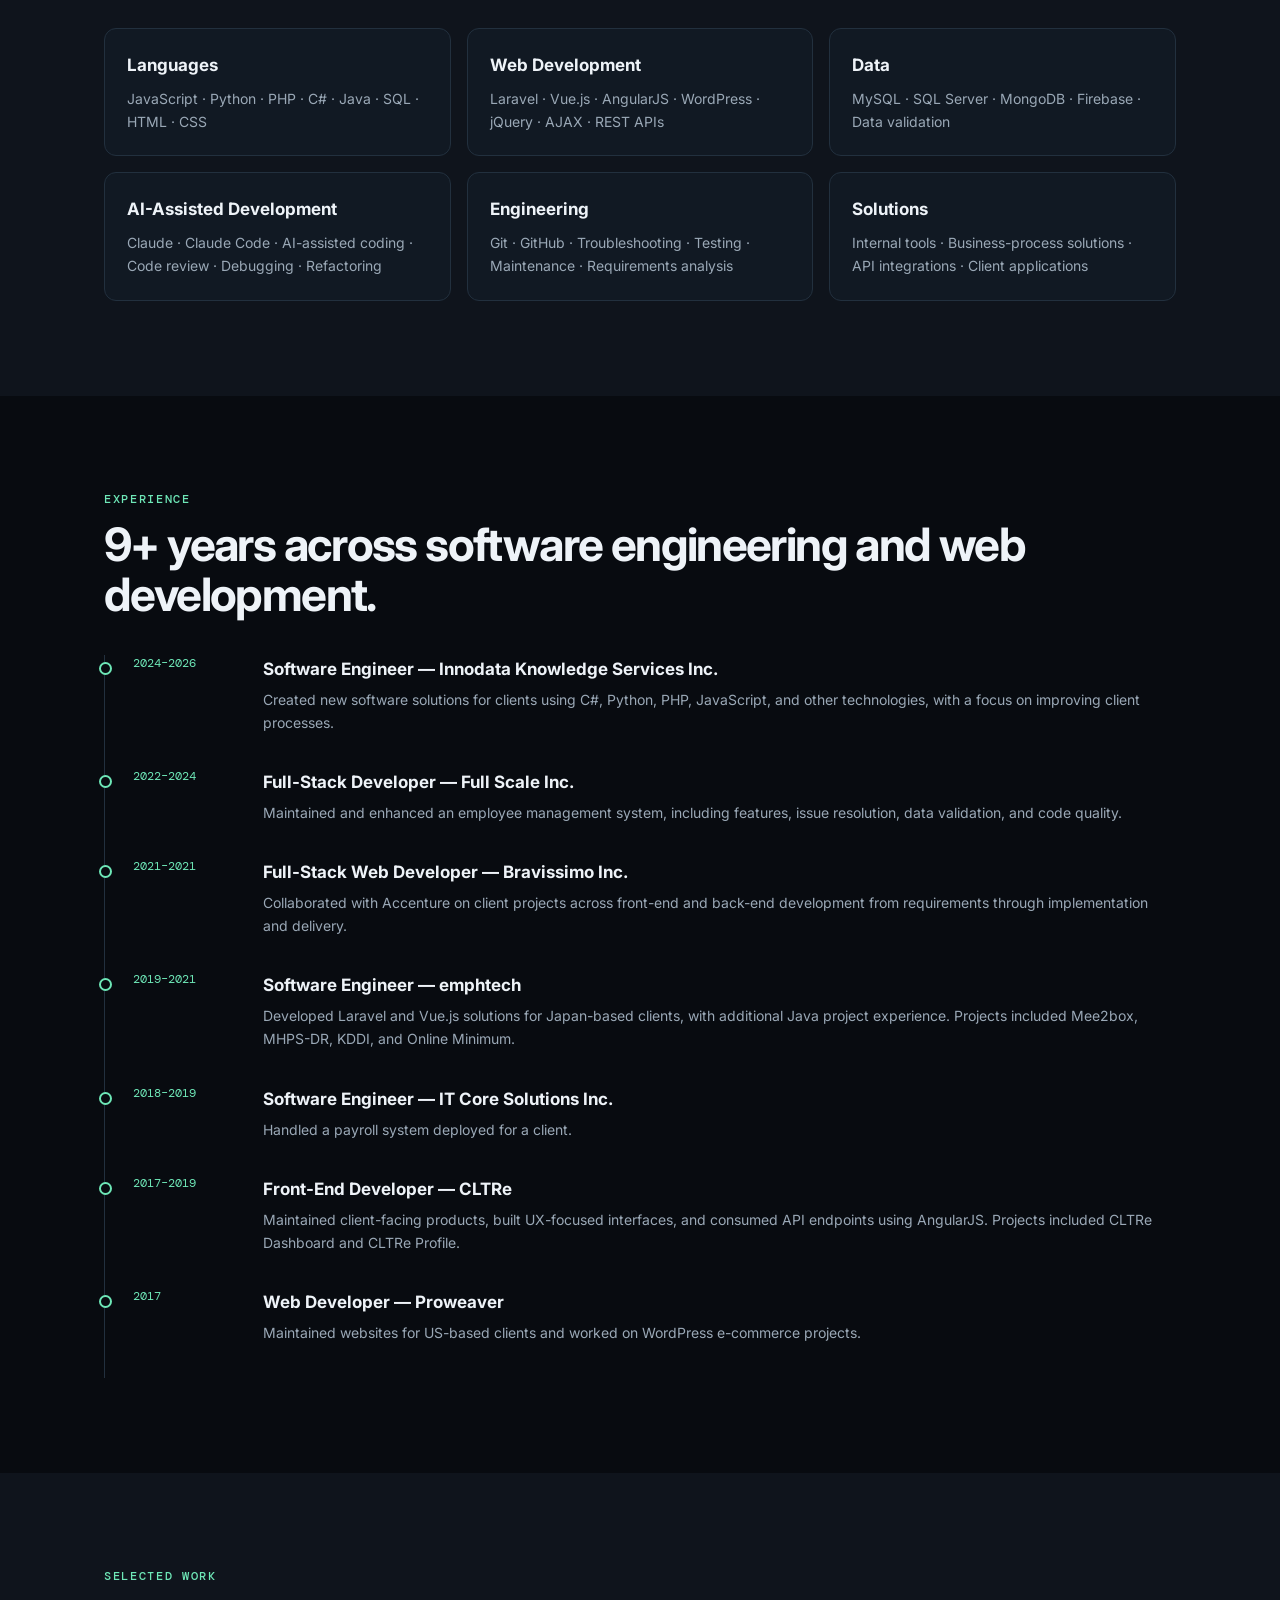
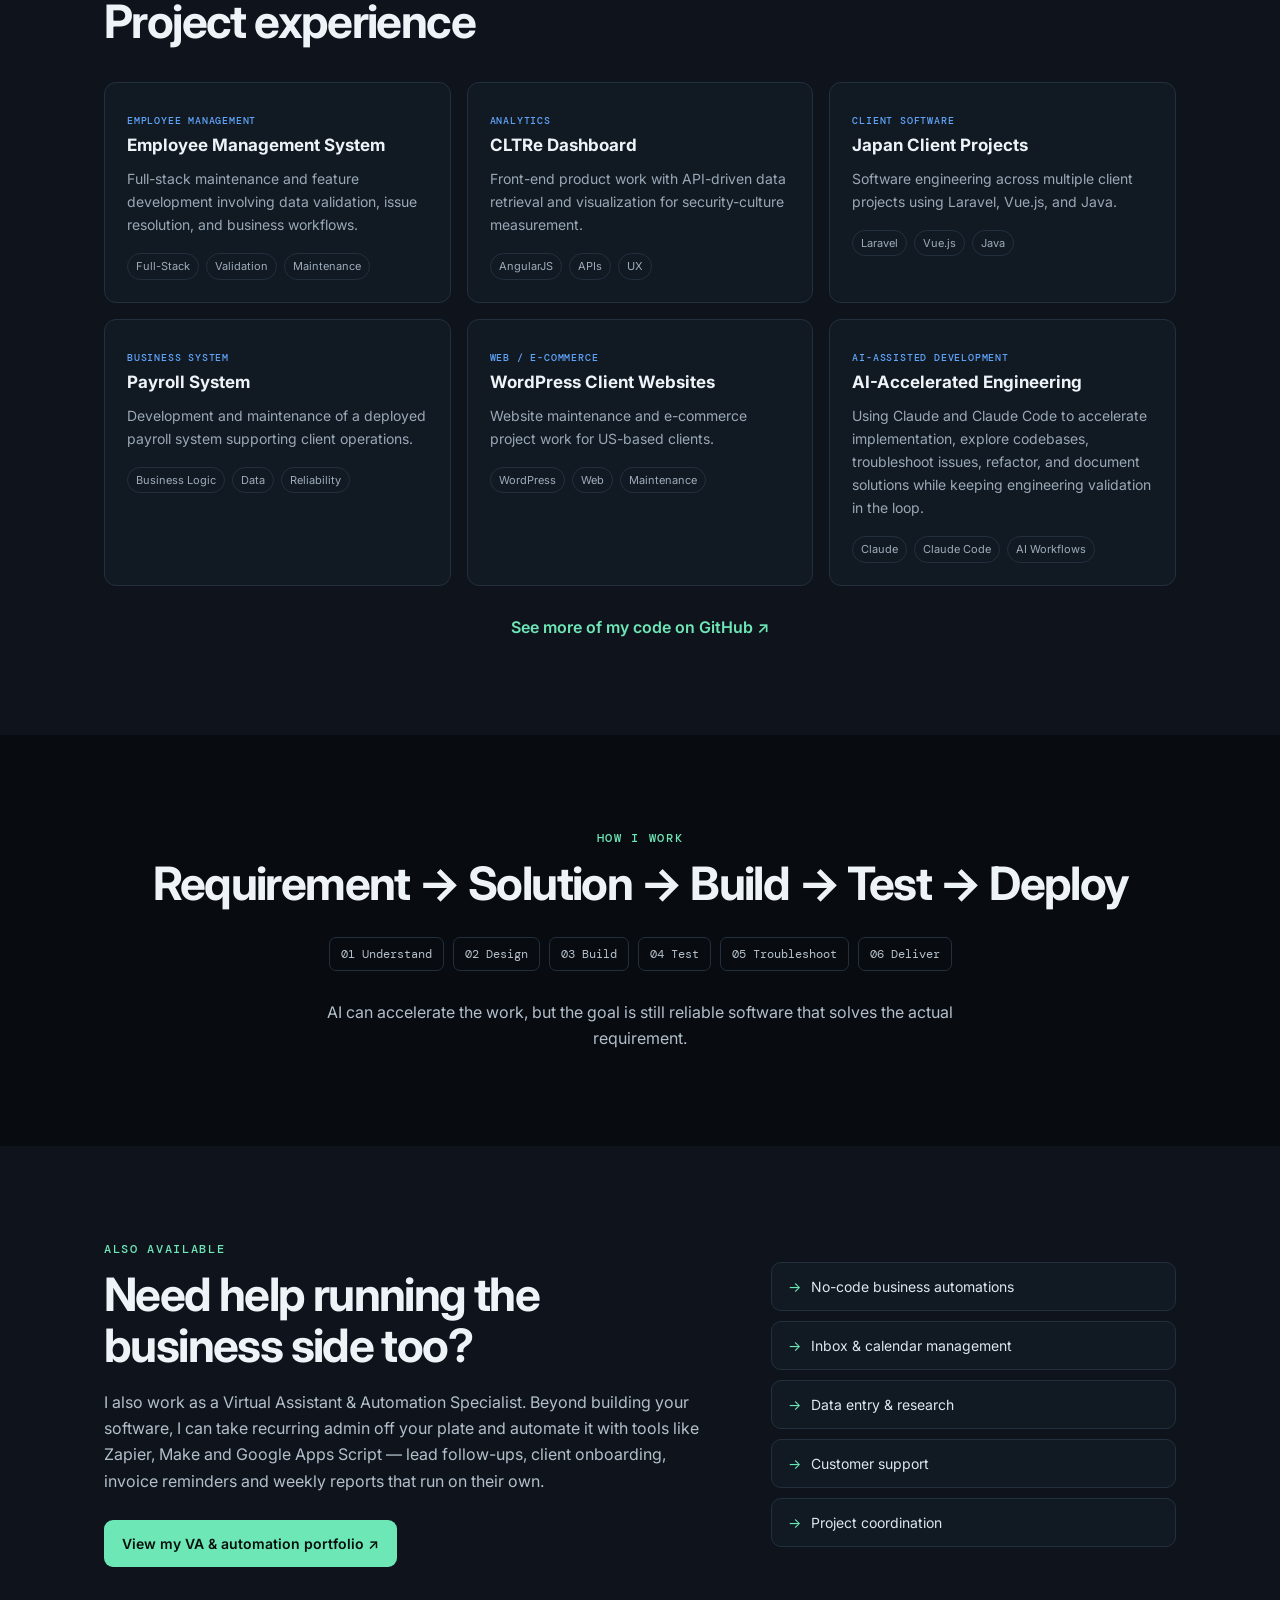
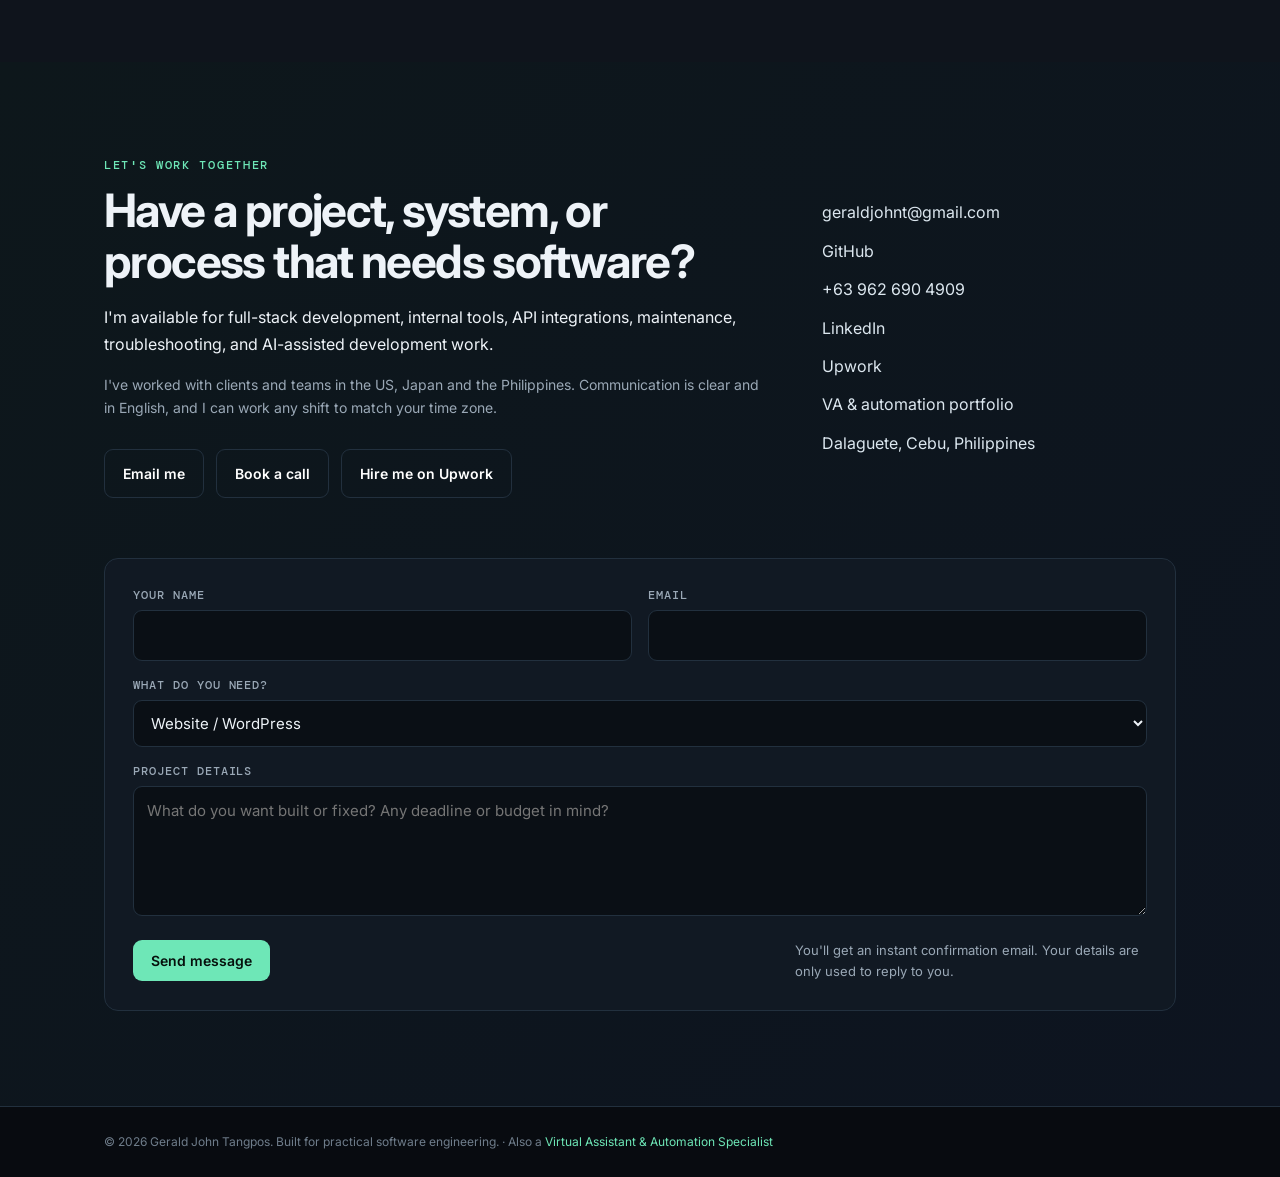
<file: old.html>
<!doctype html>
<html lang="en">
<head>
<meta charset="utf-8">
<meta name="viewport" content="width=device-width, initial-scale=1">
<meta name="robots" content="noindex">
<link rel="canonical" href="https://geraldjohnt.github.io/web-developer-portfolio/">
<title>Gerald John Tangpos — Full-Stack Developer</title>
<meta name="description" content="Portfolio of Gerald John Tangpos, Full-Stack Developer and Software Engineer specializing in modern web development and AI-assisted development.">
<meta name="theme-color" content="#080b10">
<meta property="og:type" content="website">
<meta property="og:url" content="https://geraldjohnt.github.io/web-developer-portfolio/">
<meta property="og:title" content="Gerald John Tangpos — Full-Stack Developer">
<meta property="og:description" content="I build software that solves real business problems: web applications, internal tools, API integrations and automation.">
<meta name="twitter:card" content="summary">
<link rel="icon" href="data:image/svg+xml,%3Csvg xmlns='http://www.w3.org/2000/svg' viewBox='0 0 64 64'%3E%3Crect width='64' height='64' rx='14' fill='%23080b10'/%3E%3Ctext x='50%25' y='54%25' text-anchor='middle' dominant-baseline='middle' font-family='Arial,sans-serif' font-weight='800' font-size='30' fill='%236ee7b7'%3EGJT%3C/text%3E%3C/svg%3E">
<link rel="preconnect" href="https://fonts.googleapis.com">
<link rel="preconnect" href="https://fonts.gstatic.com" crossorigin>
<link rel="stylesheet" href="https://fonts.googleapis.com/css2?family=DM+Mono:wght@400;500&family=Inter:wght@400;500;600;700;800&display=swap">
<link rel="stylesheet" href="style.css">
</head>
<body>
<header class="nav">
  <div class="wrap nav-inner">
    <a class="brand" href="#top">GJT<span>.</span></a>
    <nav id="nav-menu" aria-label="Main">
      <a href="#about">About</a><a href="#skills">Skills</a><a href="#experience">Experience</a><a href="#projects">Projects</a><a href="#contact">Contact</a><a href="https://geraldjohnt.github.io/va-portfolio/" class="nav-external">VA Services &#8599;</a>
    </nav>
    <button class="nav-toggle" type="button" aria-expanded="false" aria-controls="nav-menu" aria-label="Open menu"><span></span><span></span><span></span></button>
  </div>
</header>

<main id="top">
<section class="hero">
  <div class="wrap hero-grid">
    <div>
      <div class="portfolio-switch" role="navigation" aria-label="Switch portfolio">
        <a aria-current="page">Web Developer</a>
        <a href="https://geraldjohnt.github.io/va-portfolio/">Virtual Assistant &#8599;</a>
      </div>
      <p class="eyebrow">FULL-STACK DEVELOPER • SOFTWARE ENGINEER</p>
      <h1>I build software that solves <span>real business problems.</span></h1>
      <p class="lead">9+ years of experience building and maintaining web applications, internal tools, client platforms, APIs, and business-process solutions — with AI-assisted development using Claude and Claude Code.</p>
      <div class="actions">
        <a class="btn primary" href="#projects">View Projects</a>
        <a class="btn secondary" href="mailto:geraldjohnt@gmail.com">Contact Me</a>
      </div>
      <div class="profile-links"><a href="https://github.com/geraldjohnt" target="_blank" rel="noopener">GitHub &#8599;</a><a href="https://www.linkedin.com/in/gerald-john-tangpos-810341109/" target="_blank" rel="noopener">LinkedIn &#8599;</a></div>
      <ul class="hero-badges" aria-label="Working with me"><li>International clients welcome</li><li>Any shift or time zone</li><li>Clear English communication</li></ul>
      <div class="mini-stats"><div><strong>9+</strong><span>Years Experience</span></div><div><strong>7</strong><span>Companies / Teams</span></div><div><strong>Full-Stack</strong><span>Frontend + Backend</span></div></div>
    </div>
    <div class="hero-card">
      <div class="terminal-top"><i></i><i></i><i></i></div>
      <pre><code><span class="muted">$</span> whoami
<span class="key">gerald_john_tangpos</span>

<span class="muted">focus:</span>
  web applications
  internal tools
  API integrations
  automation
  AI-assisted development

<span class="muted">stack:</span>
  JavaScript • Python • PHP
  Laravel • Vue • Angular
  SQL • MySQL • SQL Server
  Claude • Claude Code</code></pre>
    </div>
  </div>
</section>

<section id="about" class="section">
<div class="wrap two-col">
  <div><p class="eyebrow">ABOUT</p><h2>Engineering with context, not just code.</h2></div>
  <div class="copy">
    <p>I’m a Software Engineer and Full-Stack Developer from Cebu, Philippines. My experience spans client software, employee-management systems, payroll, analytics dashboards, websites, and custom business applications.</p>
    <p>I approach AI-assisted development as an engineering tool: understand the requirement, determine the solution, use AI to accelerate implementation, then test, review, troubleshoot, and refine the result.</p>
  </div>
</div>
</section>

<section id="skills" class="section alt">
<div class="wrap">
  <p class="eyebrow">TECHNICAL SKILLS</p><h2>Tools I use to turn requirements into working software.</h2>
  <div class="skill-grid">
    <article><h3>Languages</h3><p>JavaScript · Python · PHP · C# · Java · SQL · HTML · CSS</p></article>
    <article><h3>Web Development</h3><p>Laravel · Vue.js · AngularJS · WordPress · jQuery · AJAX · REST APIs</p></article>
    <article><h3>Data</h3><p>MySQL · SQL Server · MongoDB · Firebase · Data validation</p></article>
    <article><h3>AI-Assisted Development</h3><p>Claude · Claude Code · AI-assisted coding · Code review · Debugging · Refactoring</p></article>
    <article><h3>Engineering</h3><p>Git · GitHub · Troubleshooting · Testing · Maintenance · Requirements analysis</p></article>
    <article><h3>Solutions</h3><p>Internal tools · Business-process solutions · API integrations · Client applications</p></article>
  </div>
</div>
</section>

<section id="experience" class="section">
<div class="wrap">
  <p class="eyebrow">EXPERIENCE</p><h2>9+ years across software engineering and web development.</h2>
  <div class="timeline">
    <div><span>2024–2026</span><article><h3>Software Engineer — Innodata Knowledge Services Inc.</h3><p>Created new software solutions for clients using C#, Python, PHP, JavaScript, and other technologies, with a focus on improving client processes.</p></article></div>
    <div><span>2022–2024</span><article><h3>Full-Stack Developer — Full Scale Inc.</h3><p>Maintained and enhanced an employee management system, including features, issue resolution, data validation, and code quality.</p></article></div>
    <div><span>2021–2021</span><article><h3>Full-Stack Web Developer — Bravissimo Inc.</h3><p>Collaborated with Accenture on client projects across front-end and back-end development from requirements through implementation and delivery.</p></article></div>
    <div><span>2019–2021</span><article><h3>Software Engineer — emphtech</h3><p>Developed Laravel and Vue.js solutions for Japan-based clients, with additional Java project experience. Projects included Mee2box, MHPS-DR, KDDI, and Online Minimum.</p></article></div>
    <div><span>2018–2019</span><article><h3>Software Engineer — IT Core Solutions Inc.</h3><p>Handled a payroll system deployed for a client.</p></article></div>
    <div><span>2017–2019</span><article><h3>Front-End Developer — CLTRe</h3><p>Maintained client-facing products, built UX-focused interfaces, and consumed API endpoints using AngularJS. Projects included CLTRe Dashboard and CLTRe Profile.</p></article></div>
    <div><span>2017</span><article><h3>Web Developer — Proweaver</h3><p>Maintained websites for US-based clients and worked on WordPress e-commerce projects.</p></article></div>
  </div>
</div>
</section>

<section id="projects" class="section alt">
<div class="wrap">
  <p class="eyebrow">SELECTED WORK</p><h2>Project experience</h2>
  <div class="project-grid">
    <article class="project"><span class="tag">EMPLOYEE MANAGEMENT</span><h3>Employee Management System</h3><p>Full-stack maintenance and feature development involving data validation, issue resolution, and business workflows.</p><div class="chips"><span>Full-Stack</span><span>Validation</span><span>Maintenance</span></div></article>
    <article class="project"><span class="tag">ANALYTICS</span><h3>CLTRe Dashboard</h3><p>Front-end product work with API-driven data retrieval and visualization for security-culture measurement.</p><div class="chips"><span>AngularJS</span><span>APIs</span><span>UX</span></div></article>
    <article class="project"><span class="tag">CLIENT SOFTWARE</span><h3>Japan Client Projects</h3><p>Software engineering across multiple client projects using Laravel, Vue.js, and Java.</p><div class="chips"><span>Laravel</span><span>Vue.js</span><span>Java</span></div></article>
    <article class="project"><span class="tag">BUSINESS SYSTEM</span><h3>Payroll System</h3><p>Development and maintenance of a deployed payroll system supporting client operations.</p><div class="chips"><span>Business Logic</span><span>Data</span><span>Reliability</span></div></article>
    <article class="project"><span class="tag">WEB / E-COMMERCE</span><h3>WordPress Client Websites</h3><p>Website maintenance and e-commerce project work for US-based clients.</p><div class="chips"><span>WordPress</span><span>Web</span><span>Maintenance</span></div></article>
    <article class="project"><span class="tag">AI-ASSISTED DEVELOPMENT</span><h3>AI-Accelerated Engineering</h3><p>Using Claude and Claude Code to accelerate implementation, explore codebases, troubleshoot issues, refactor, and document solutions while keeping engineering validation in the loop.</p><div class="chips"><span>Claude</span><span>Claude Code</span><span>AI Workflows</span></div></article>
  </div>
  <p class="more-link"><a href="https://github.com/geraldjohnt" target="_blank" rel="noopener">See more of my code on GitHub &#8599;</a></p>
</div>
</section>

<section class="section">
<div class="wrap cta">
  <p class="eyebrow">HOW I WORK</p><h2>Requirement → Solution → Build → Test → Deploy</h2>
  <div class="process"><span>01 Understand</span><span>02 Design</span><span>03 Build</span><span>04 Test</span><span>05 Troubleshoot</span><span>06 Deliver</span></div>
  <p class="copy center">AI can accelerate the work, but the goal is still reliable software that solves the actual requirement.</p>
</div>
</section>

<section id="business-support" class="section alt">
<div class="wrap va-promo">
  <div>
    <p class="eyebrow">ALSO AVAILABLE</p>
    <h2>Need help running the business side too?</h2>
    <p class="copy">I also work as a Virtual Assistant &amp; Automation Specialist. Beyond building your software, I can take recurring admin off your plate and automate it with tools like Zapier, Make and Google Apps Script — lead follow-ups, client onboarding, invoice reminders and weekly reports that run on their own.</p>
    <a class="btn primary" href="https://geraldjohnt.github.io/va-portfolio/">View my VA &amp; automation portfolio &#8599;</a>
  </div>
  <ul>
    <li>No-code business automations</li>
    <li>Inbox &amp; calendar management</li>
    <li>Data entry &amp; research</li>
    <li>Customer support</li>
    <li>Project coordination</li>
  </ul>
</div>
</section>

<section id="contact" class="section contact">
<div class="wrap contact-box">
  <div><p class="eyebrow">LET'S WORK TOGETHER</p><h2>Have a project, system, or process that needs software?</h2><p>I'm available for full-stack development, internal tools, API integrations, maintenance, troubleshooting, and AI-assisted development work.</p>
    <p class="contact-note">I've worked with clients and teams in the US, Japan and the Philippines. Communication is clear and in English, and I can work any shift to match your time zone.</p>
    <div class="actions"><a class="btn secondary" href="mailto:geraldjohnt@gmail.com?subject=Project%20enquiry">Email me</a><a class="btn secondary" href="mailto:geraldjohnt@gmail.com?subject=Project%20call%20request&amp;body=Hi%20Gerald%2C%0A%0AI%27d%20like%20to%20book%20a%20short%20call%20about%20a%20project.%0A%0AWhat%20I%20need%20built%3A%20%0AMy%20timezone%3A%20%0ATimes%20that%20work%20for%20me%3A%20%0A">Book a call</a><a class="btn secondary" href="https://www.upwork.com/freelancers/~011ad574500f310d02" target="_blank" rel="noopener">Hire me on Upwork</a></div></div>
  <div class="contact-links"><a href="mailto:geraldjohnt@gmail.com">geraldjohnt@gmail.com</a><a href="https://github.com/geraldjohnt" target="_blank" rel="noopener">GitHub</a><a href="tel:+639626904909">+63 962 690 4909</a><a href="https://www.linkedin.com/in/gerald-john-tangpos-810341109/" target="_blank" rel="noopener">LinkedIn</a><a href="https://www.upwork.com/freelancers/~011ad574500f310d02" target="_blank" rel="noopener">Upwork</a><a href="https://geraldjohnt.github.io/va-portfolio/">VA &amp; automation portfolio</a><span>Dalaguete, Cebu, Philippines</span></div>
  <form class="contact-form" id="contact-form" data-endpoint="https://script.google.com/macros/s/AKfycbxHk-h4SQ6ZB-GV5NGepYZzMXKfwT2meGYlSBVWfr6hbH8Pa3ydvC6iAsIAO9cohR_k/exec" data-email="geraldjohnt@gmail.com" novalidate>
    <input type="hidden" name="source" value="dev">
    <div class="hp" aria-hidden="true"><label for="cf-website">Leave this empty</label><input type="text" id="cf-website" name="website" tabindex="-1" autocomplete="off"></div>
    <div><label for="cf-name">Your name</label><input type="text" id="cf-name" name="name" required maxlength="100" autocomplete="name"></div>
    <div><label for="cf-email">Email</label><input type="email" id="cf-email" name="email" required maxlength="200" autocomplete="email"></div>
    <div class="full"><label for="cf-service">What do you need?</label>
      <select id="cf-service" name="service">
        <option>Website / WordPress</option>
        <option>Web application or client portal</option>
        <option>Internal tool or dashboard</option>
        <option>API integration or automation</option>
        <option>Maintenance &amp; bug fixes</option>
        <option>AI-assisted development</option>
        <option>Something else</option>
      </select>
    </div>
    <div class="full"><label for="cf-message">Project details</label><textarea id="cf-message" name="message" required minlength="5" maxlength="5000" placeholder="What do you want built or fixed? Any deadline or budget in mind?"></textarea></div>
    <div class="full form-foot">
      <button type="submit" class="btn primary">Send message</button>
      <p class="form-privacy">You'll get an instant confirmation email. Your details are only used to reply to you.</p>
    </div>
    <p class="form-status full" role="status" aria-live="polite"></p>
  </form>
</div>
</section>
</main>
<footer><div class="wrap">© <span id="year">2026</span> Gerald John Tangpos. Built for practical software engineering. · Also a <a href="https://geraldjohnt.github.io/va-portfolio/">Virtual Assistant &amp; Automation Specialist</a></div></footer>
<script src="script.js"></script>
<script src="contact-form.js"></script>
</body>
</html>
</file>
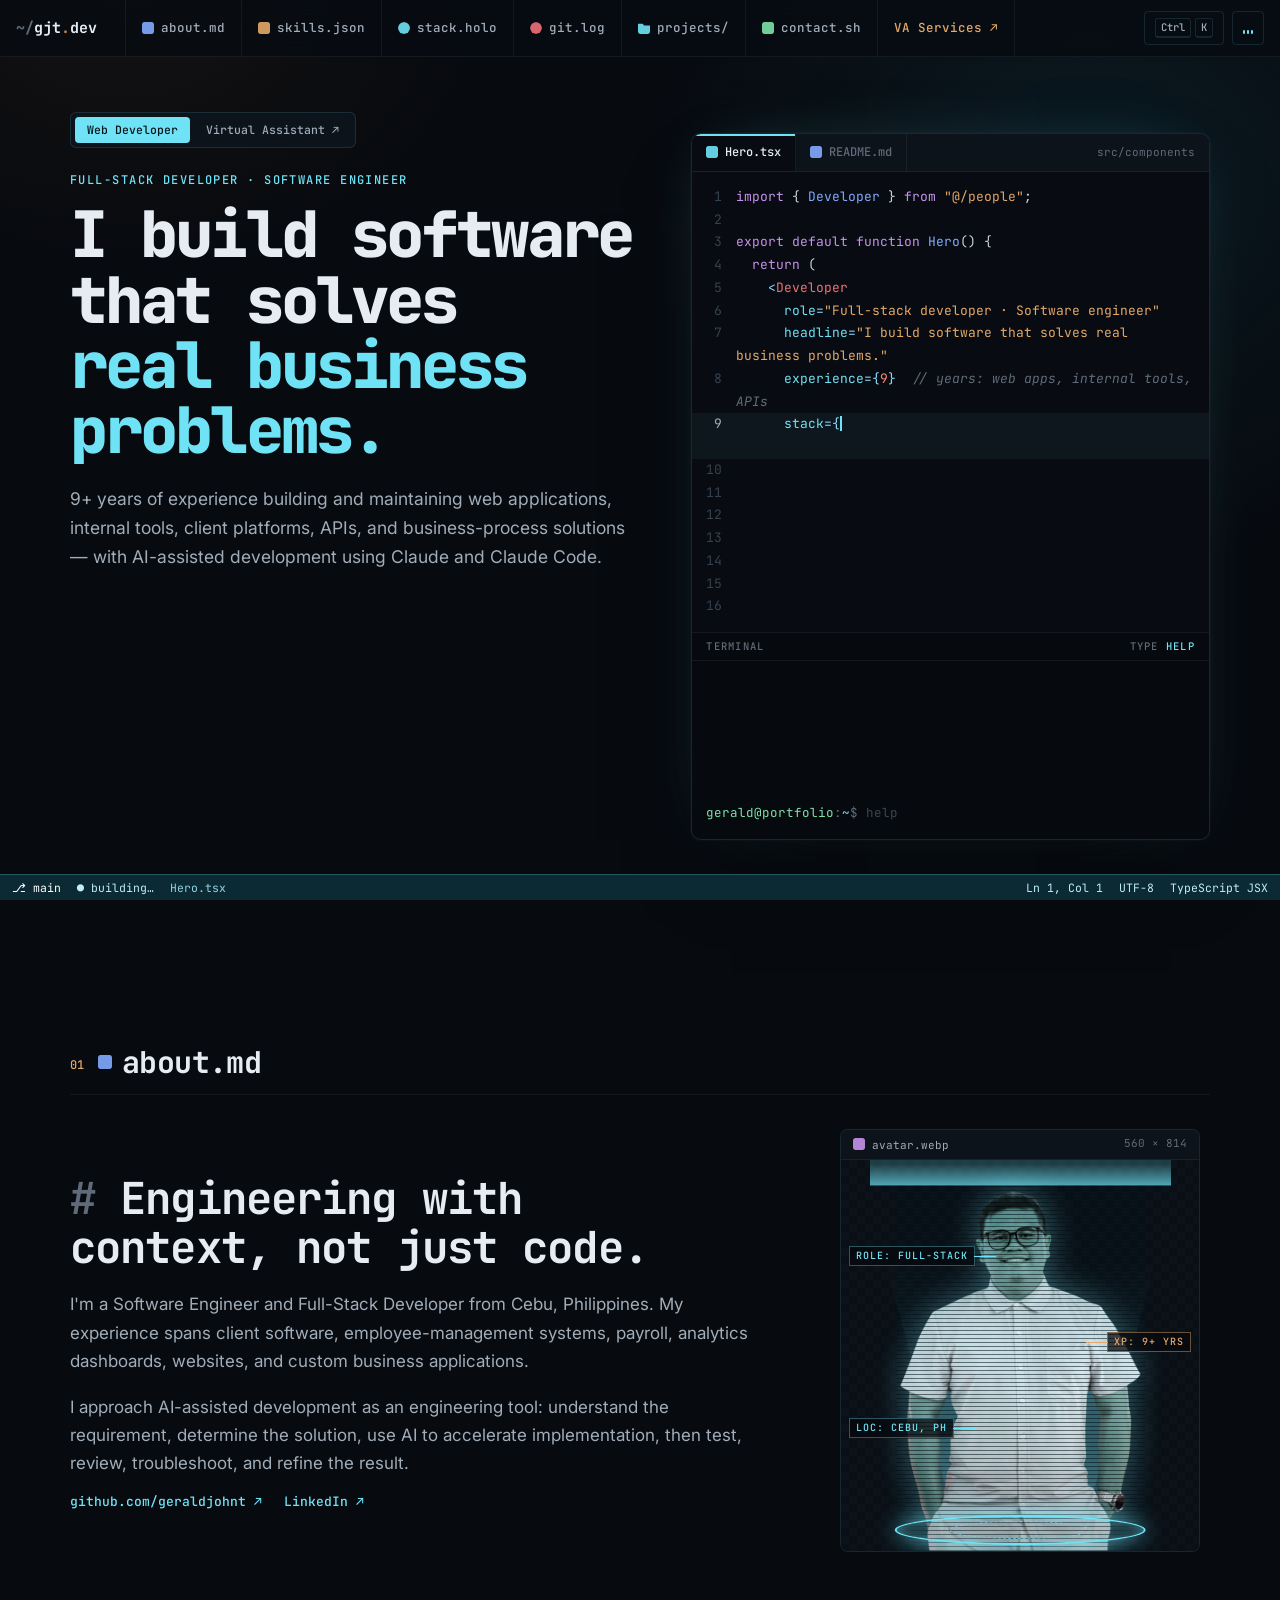
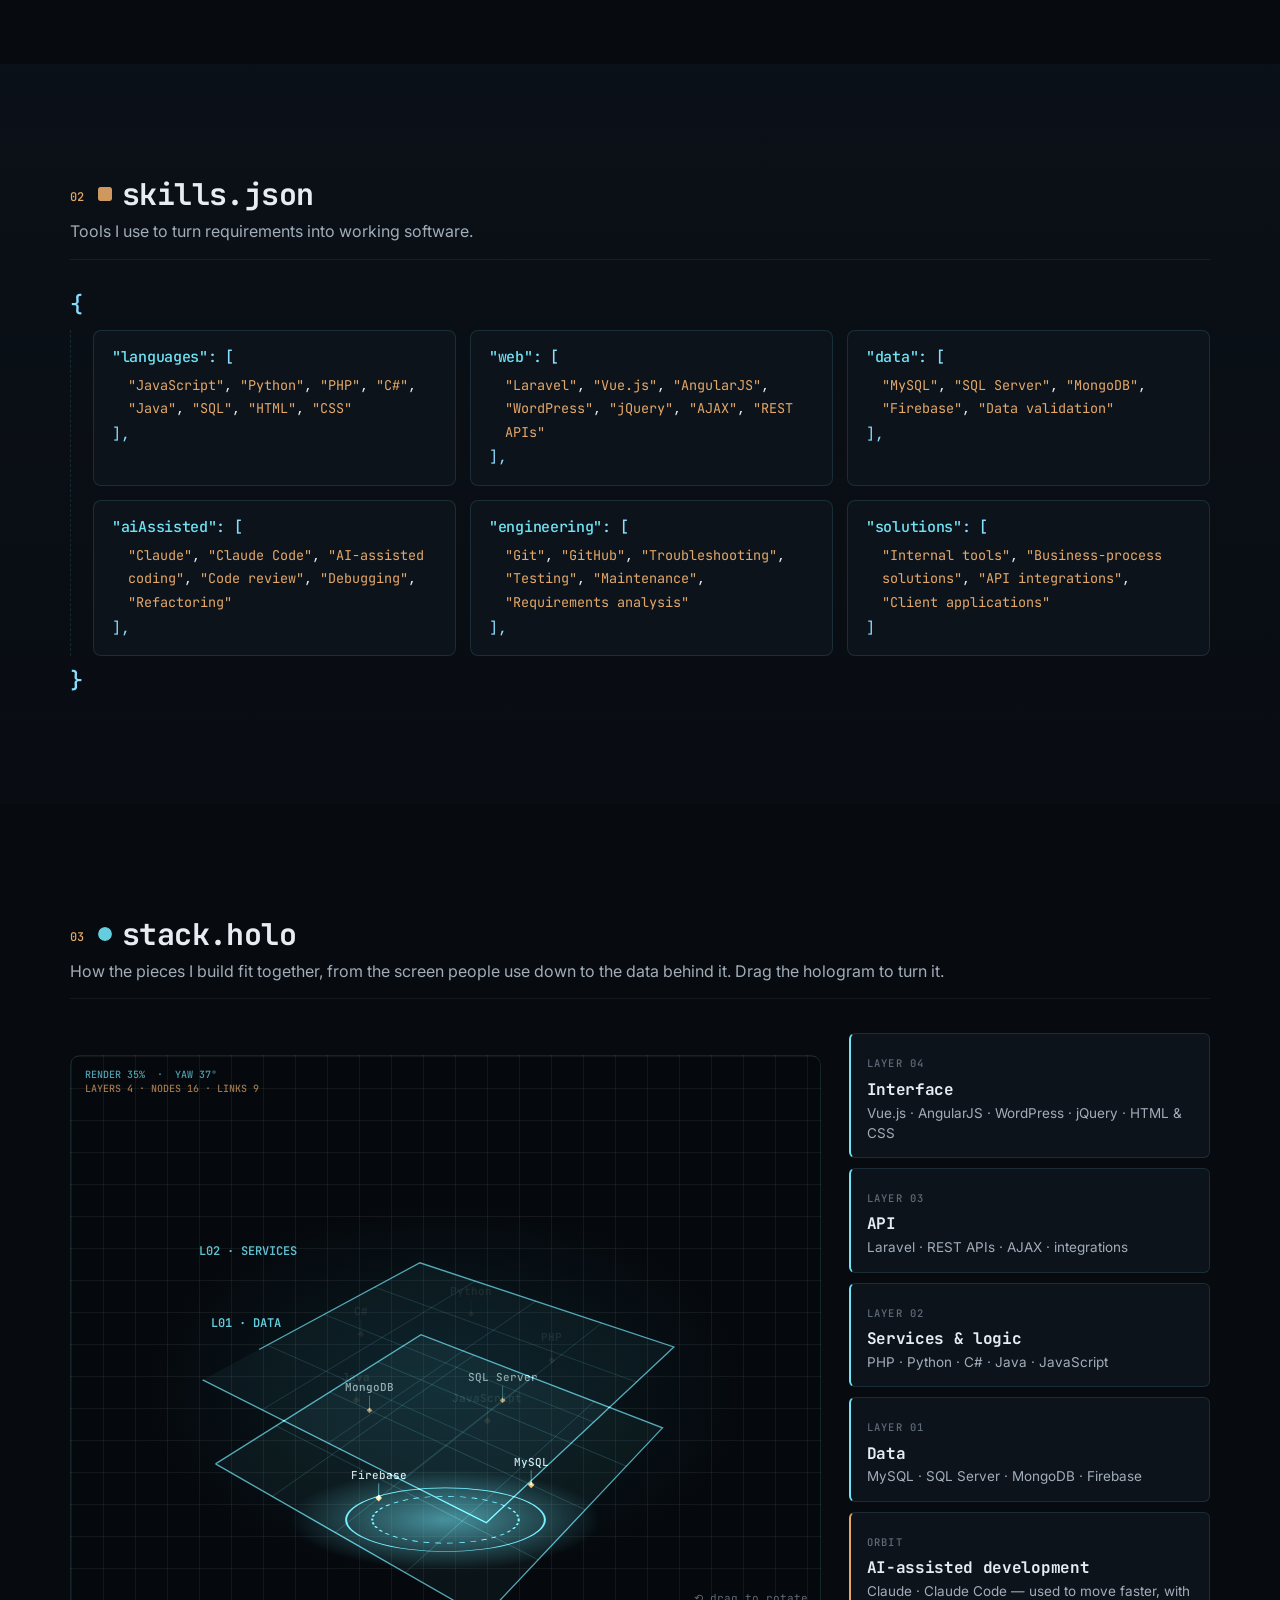
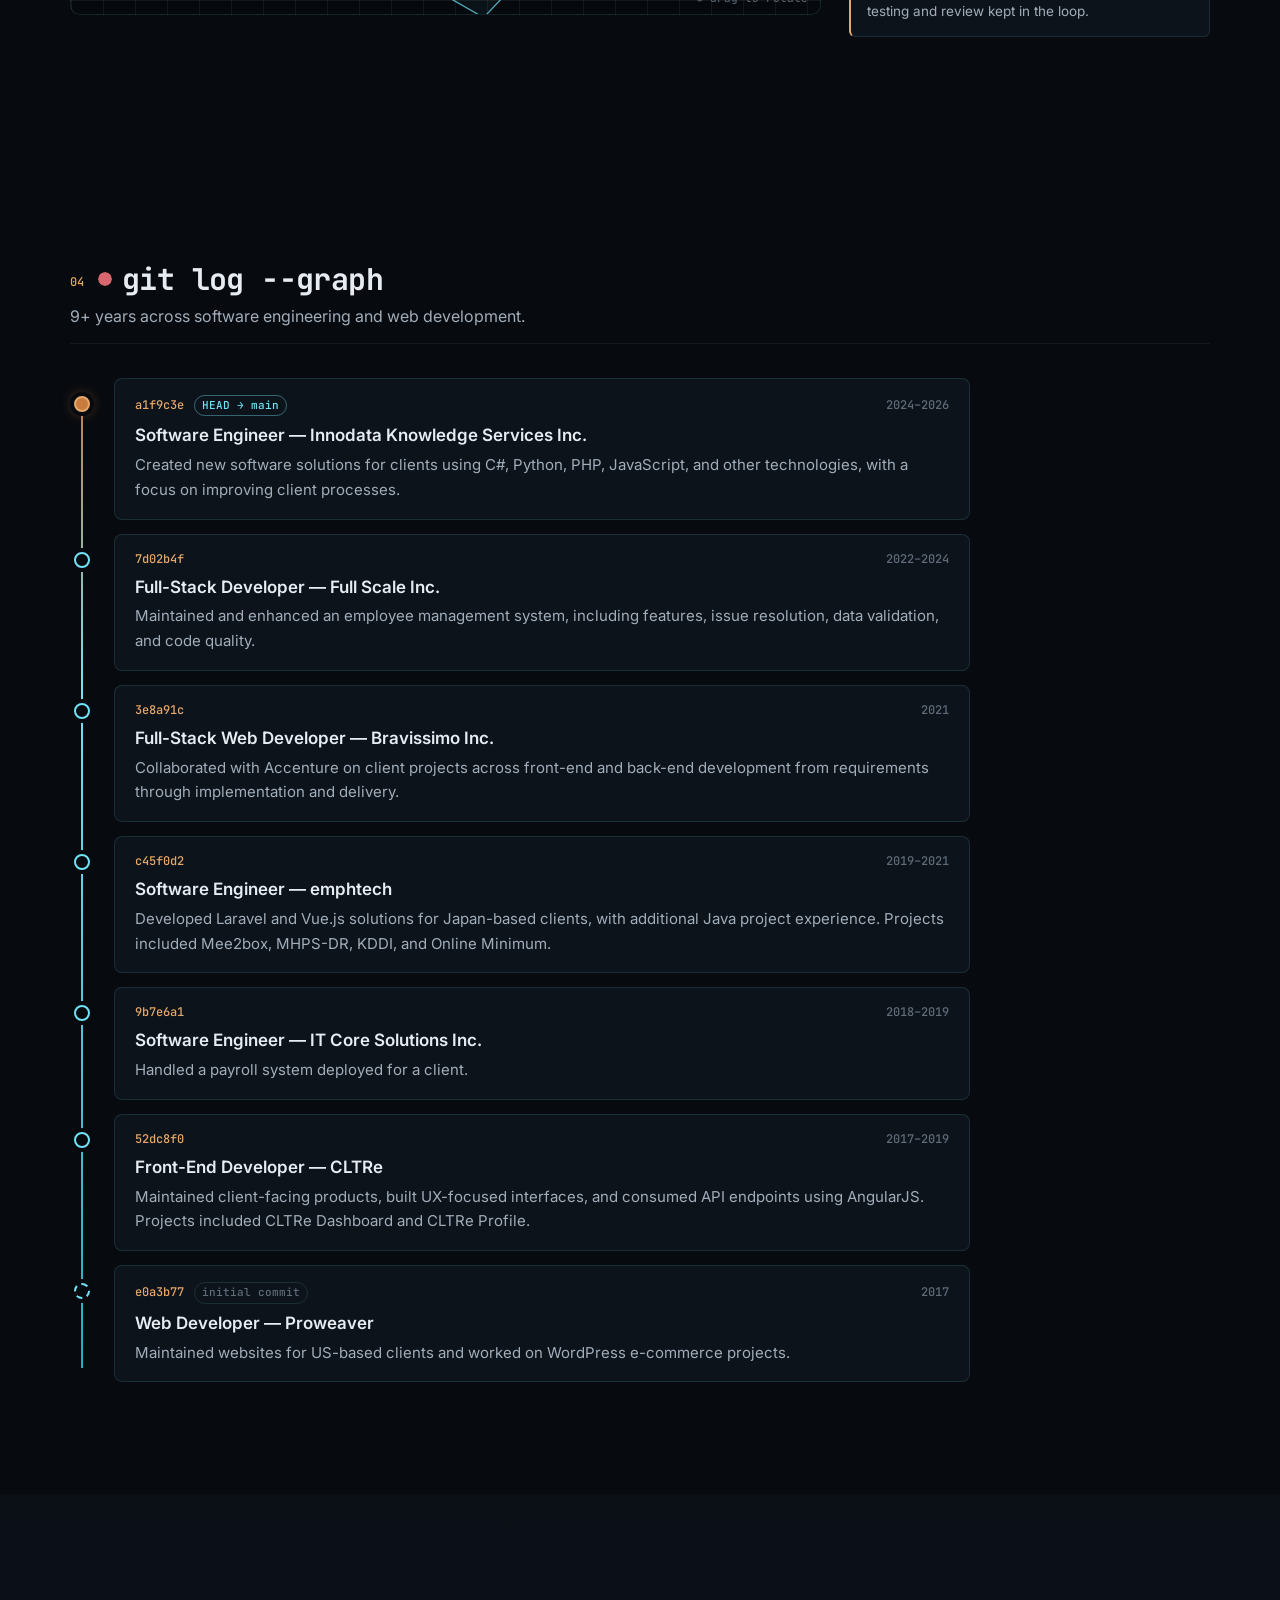
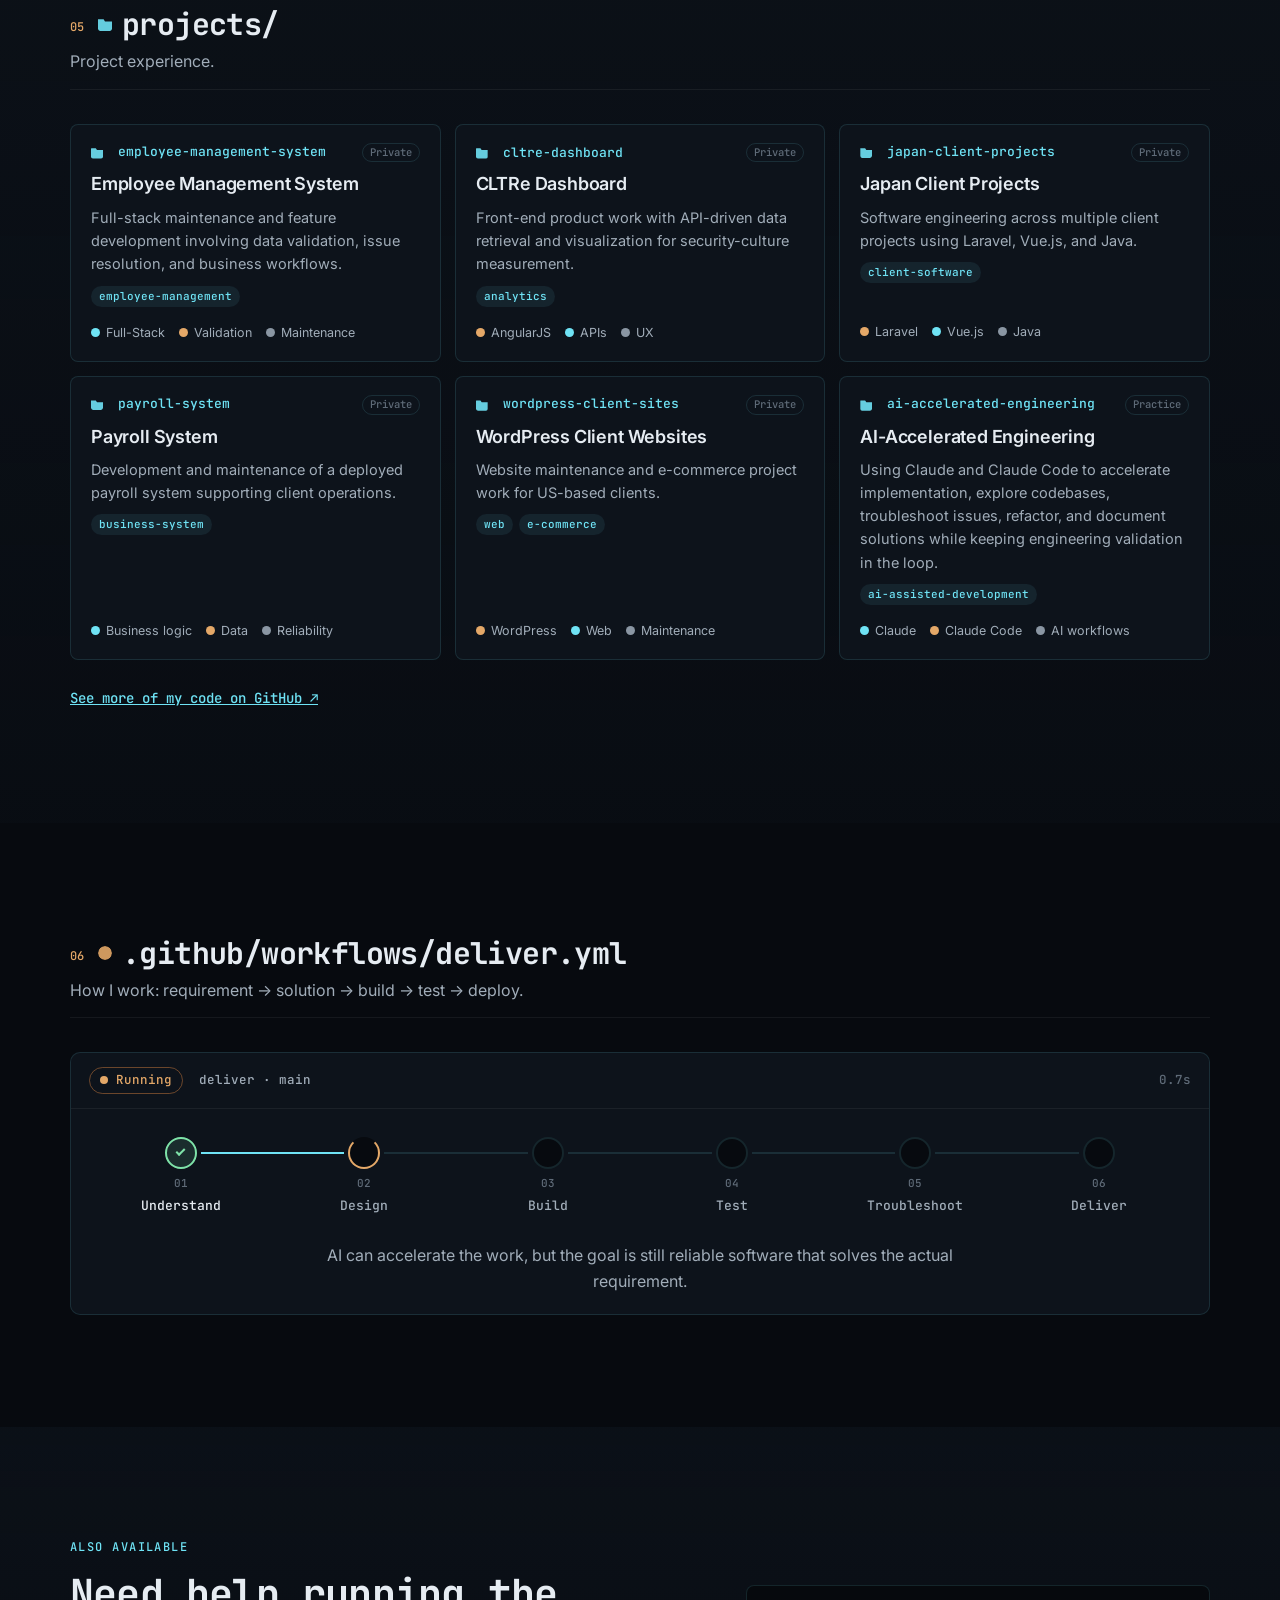
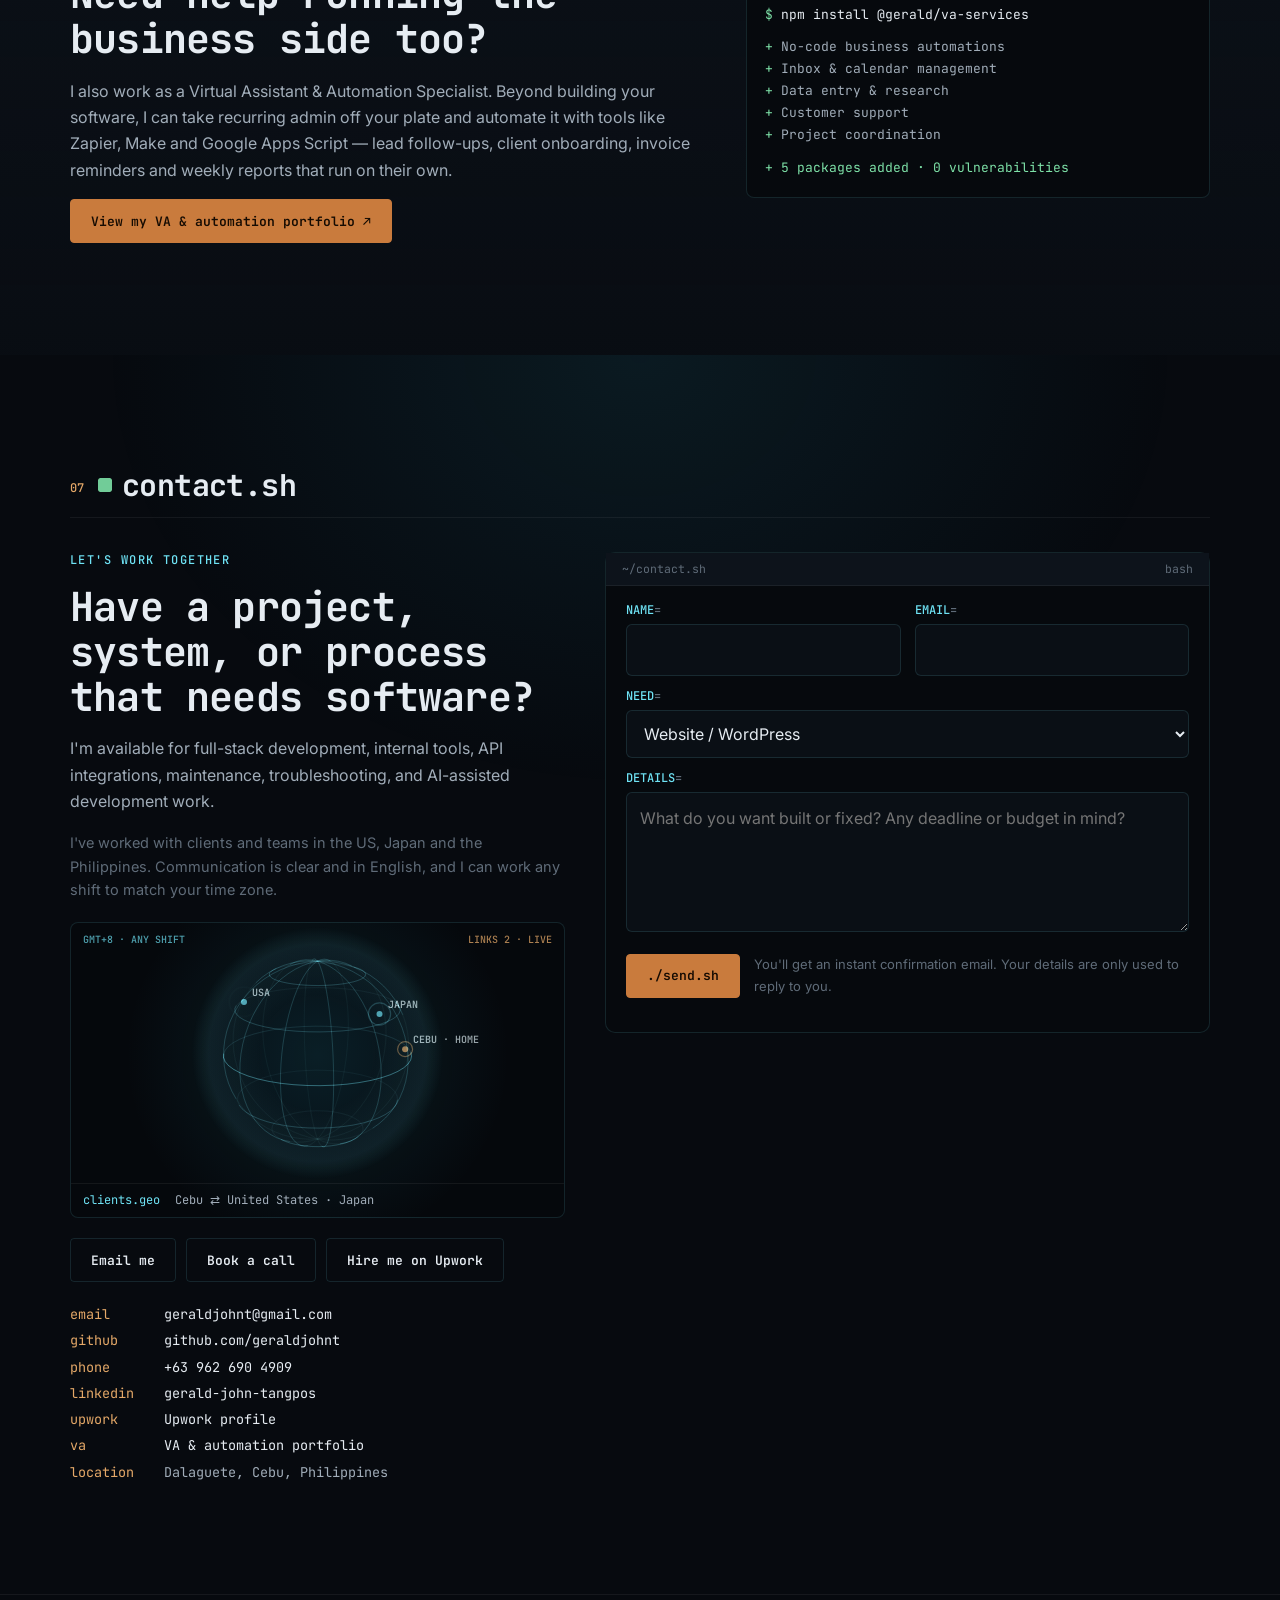
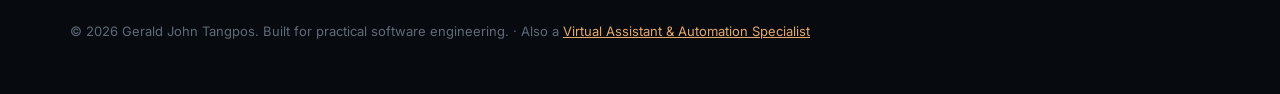
<file: version2.html>
<!DOCTYPE html>
<html lang="en">
<head>
<meta charset="utf-8">
<title>Moved</title>
<meta name="robots" content="noindex">
<link rel="canonical" href="https://geraldjohnt.github.io/web-developer-portfolio/">
<meta http-equiv="refresh" content="0; url=./">
<script>location.replace('./' + location.hash);</script>
</head>
<body><p>This page has moved to <a href="./">the main portfolio</a>.</p></body>
</html>
</file>
<file: v2/dev.css>
/* Version 2 — "The page compiles itself". Editor chrome around real content.
   Arc blue for syntax and focus, copper for actions; mono headings, Inter body. */
:root{
  color-scheme: dark;
  --bg:#070A0F; --bg-2:#0A0F15; --panel:#0D131B; --panel-2:#111925; --editor:#080C12;
  --ink:#E6ECF2; --ink-soft:#A1ADB9; --ink-dim:#5F6B78;
  --line:rgba(127,233,250,.12); --line-2:rgba(255,255,255,.06);
  --arc:#6FE3F5; --arc-2:#2BA8C9; --arc-a:rgba(111,227,245,.08);
  --copper:#C97B3D; --copper-l:#E4A868;
  --str:#E4A868; --key:#6FE3F5; --kw:#C792EA; --fn:#82AAFF; --com:#5F6B78; --tag:#F07178; --num:#F78C6C; --ok:#7EE2A8;
  --f-body:"Inter",system-ui,-apple-system,"Segoe UI",Roboto,sans-serif;
  --f-mono:"JetBrains Mono",ui-monospace,SFMono-Regular,Menlo,Consolas,monospace;
  --bar-h:56px; --sb-h:26px; --wrap:1180px;
  --ease:cubic-bezier(.16,1,.3,1);
}
*,*::before,*::after{box-sizing:border-box}
html{background:var(--bg);scroll-behavior:smooth;overflow-x:clip;-webkit-text-size-adjust:100%}
body{margin:0;background:var(--bg);color:var(--ink);font:400 16px/1.65 var(--f-body);overflow-x:clip;-webkit-font-smoothing:antialiased;
  padding-bottom:calc(var(--sb-h) + env(safe-area-inset-bottom,0px))}
img{max-width:100%;height:auto;display:block}
a{color:var(--arc)}
h1,h2,h3{margin:0;font-family:var(--f-mono);font-weight:700;letter-spacing:-.02em;line-height:1.12;text-wrap:balance}
p{margin:0}
ul,ol{margin:0;padding:0;list-style:none}
:focus-visible{outline:2px solid var(--arc);outline-offset:3px}
.wrap{max-width:var(--wrap);margin:0 auto;padding-left:max(20px,env(safe-area-inset-left,0px));padding-right:max(20px,env(safe-area-inset-right,0px))}
.skip{position:absolute;left:-999px;top:8px;z-index:100;background:var(--arc);color:#04121A;padding:8px 14px}
.skip:focus{left:12px}
.sr{position:absolute;width:1px;height:1px;overflow:hidden;clip:rect(0 0 0 0)}
section[id]{scroll-margin-top:calc(var(--bar-h) + 16px)}

/* line-number gutter (desktop) */
.gutter{position:absolute;left:0;top:0;width:44px;z-index:0;pointer-events:none;font:400 11px/24px var(--f-mono);color:#28323D;text-align:right;padding-right:10px;
  border-right:1px solid var(--line-2);white-space:pre;overflow:hidden;user-select:none}
@media (max-width:1320px){.gutter{display:none}}

/* file-type glyphs */
.ft{display:inline-block;width:12px;height:12px;margin-right:7px;vertical-align:-1px;border-radius:2px;background:var(--c,var(--arc));opacity:.9;
  -webkit-mask:linear-gradient(#000 0 0);mask:linear-gradient(#000 0 0)}
.ft.md{--c:#82AAFF}.ft.js{--c:#E4A868}.ft.git{--c:#F07178;border-radius:50%}.ft.dir{--c:#6FE3F5;clip-path:polygon(0 15%,40% 15%,50% 30%,100% 30%,100% 100%,0 100%)}
.ft.sh{--c:#7EE2A8}.ft.tsx{--c:#6FE3F5}.ft.img{--c:#C792EA}.ft.ci{--c:#E4A868;border-radius:50%}

/* ---------- top bar ---------- */
.bar{position:fixed;top:0;left:0;right:0;z-index:50;padding-top:env(safe-area-inset-top,0px);background:rgba(8,12,18,.86);
  backdrop-filter:blur(14px) saturate(140%);-webkit-backdrop-filter:blur(14px) saturate(140%);border-bottom:1px solid var(--line-2)}
.bar-inner{height:var(--bar-h);display:flex;align-items:stretch;gap:16px;padding-left:max(16px,env(safe-area-inset-left,0px));padding-right:max(16px,env(safe-area-inset-right,0px))}
.brand{display:flex;align-items:center;font:700 15px/1 var(--f-mono);color:var(--ink);text-decoration:none;white-space:nowrap}
.brand .prompt{color:var(--ink-dim)}.brand .dot{color:var(--copper)}
.tabs{display:flex;align-items:stretch;margin-left:12px;min-width:0;overflow-x:auto;scrollbar-width:none}
.tabs::-webkit-scrollbar{display:none}
.tabs a{display:flex;align-items:center;padding:0 16px;font:500 12.5px/1 var(--f-mono);color:var(--ink-soft);text-decoration:none;border-right:1px solid var(--line-2);position:relative;white-space:nowrap;transition:color .2s,background .2s}
.tabs a:first-child{border-left:1px solid var(--line-2)}
.tabs a:hover{color:var(--ink);background:rgba(255,255,255,.02)}
.tabs a.on{color:var(--ink);background:var(--editor)}
.tabs a.on::before{content:"";position:absolute;left:0;right:0;top:0;height:2px;background:var(--arc)}
.tabs a.ext{color:var(--copper-l)}
.bar-right{margin-left:auto;display:flex;align-items:center;gap:8px}
.kbtn{display:inline-flex;align-items:center;gap:4px;height:34px;padding:0 10px;background:transparent;border:1px solid var(--line);border-radius:4px;color:var(--ink-soft);cursor:pointer;font:500 11px/1 var(--f-mono)}
.kbtn:hover{border-color:var(--arc);color:var(--ink)}
kbd{font:500 10.5px/1 var(--f-mono);padding:3px 5px;border:1px solid var(--line);border-bottom-width:2px;border-radius:3px;color:var(--ink-soft)}
.sound-ico{display:inline-flex;align-items:flex-end;gap:2px;height:12px}
.sound-ico i{width:2px;height:4px;background:var(--arc);border-radius:1px}
.snd[aria-pressed="true"] .sound-ico i{animation:eq 1s ease-in-out infinite}
.sound-ico i:nth-child(2){animation-delay:-.3s!important}.sound-ico i:nth-child(3){animation-delay:-.6s!important}
.snd[aria-pressed="false"] .sound-ico i{background:var(--ink-dim)}
@keyframes eq{0%,100%{height:3px}50%{height:12px}}
.nav-toggle{display:none;width:40px;height:40px;align-self:center;background:transparent;border:1px solid var(--line);border-radius:4px;cursor:pointer;flex-direction:column;justify-content:center;align-items:center;gap:5px}
.nav-toggle span{width:18px;height:2px;background:var(--ink);transition:transform .3s var(--ease),opacity .2s}
.bar.open .nav-toggle span:nth-child(1){transform:translateY(7px) rotate(45deg)}
.bar.open .nav-toggle span:nth-child(2){opacity:0}
.bar.open .nav-toggle span:nth-child(3){transform:translateY(-7px) rotate(-45deg)}

/* ---------- buttons ---------- */
.btn{display:inline-flex;align-items:center;justify-content:center;min-height:44px;padding:11px 20px;border-radius:4px;border:1px solid var(--copper);background:var(--copper);color:#150B02;
  font:600 13px/1 var(--f-mono);text-decoration:none;cursor:pointer;transition:background .2s,border-color .2s,box-shadow .2s,transform .2s var(--ease)}
.btn:hover{background:var(--copper-l);border-color:var(--copper-l);box-shadow:0 0 0 4px rgba(201,123,61,.18)}
.btn:active{transform:translateY(1px)}
.btn.ghost{background:transparent;color:var(--ink);border-color:var(--line)}
.btn.ghost:hover{border-color:var(--arc);color:var(--arc);box-shadow:0 0 0 4px var(--arc-a)}

/* ---------- hero ---------- */
.hero{padding-top:calc(var(--bar-h) + env(safe-area-inset-top,0px) + 56px);padding-bottom:72px;position:relative;
  background:radial-gradient(ellipse 50% 60% at 85% 20%,rgba(43,168,201,.10),transparent 70%),radial-gradient(ellipse 40% 40% at 10% 0%,rgba(201,123,61,.07),transparent 70%)}
.hero-grid{display:grid;grid-template-columns:minmax(0,1.05fr) minmax(0,.95fr);gap:48px;align-items:center}
.hero-out{min-width:0}
.switch{display:inline-flex;gap:4px;padding:4px;margin-bottom:24px;border:1px solid var(--line);border-radius:6px;background:var(--panel)}
.switch a{padding:7px 12px;border-radius:4px;font:500 11.5px/1 var(--f-mono);color:var(--ink-soft);text-decoration:none}
.switch a[aria-current]{background:var(--arc);color:#04121A}
.switch a:not([aria-current]):hover{color:var(--ink)}
.eyebrow{font:500 12px/1.4 var(--f-mono);letter-spacing:.12em;text-transform:uppercase;color:var(--arc)}
.hero h1{font-size:clamp(36px,5.2vw,64px);font-weight:800;letter-spacing:-.045em;line-height:1.02;margin:14px 0 22px}
.hero h1 span{color:var(--arc)}
.lead{color:var(--ink-soft);font-size:17.5px;max-width:58ch}
.chips{display:flex;flex-wrap:wrap;gap:8px;margin-top:22px}
.chips li{font:500 12px/1 var(--f-mono);padding:7px 10px;border:1px solid var(--line);border-radius:4px;color:var(--ink);background:var(--panel)}
.chips li.ai{border-color:rgba(201,123,61,.5);color:var(--copper-l)}
.actions{display:flex;flex-wrap:wrap;gap:10px;margin-top:26px}
.badges{display:flex;flex-wrap:wrap;gap:6px 18px;margin-top:20px}
.badges li{font-size:13.5px;color:var(--ink-soft)}
.badges li::before{content:"✓";color:var(--ok);margin-right:8px;font-weight:700}
.mini{display:flex;flex-wrap:wrap;gap:16px 36px;margin-top:30px;padding-top:22px;border-top:1px dashed var(--line)}
.mini div{display:flex;flex-direction:column}
.mini strong{font:700 22px/1.1 var(--f-mono);color:var(--ink)}
.mini span{font-size:12.5px;color:var(--ink-dim)}

/* compile states for hero lines */
.js .hero-out [data-line]{opacity:0;position:relative}
.js .hero-out [data-line].ok{opacity:1}
/* hologram materialize: the block is projected top to bottom behind a scan line, with a short signal jitter */
.flash{animation:materialize .75s cubic-bezier(.3,.7,.2,1) both}
.js .flash::before{content:"";position:absolute;left:-8px;right:-8px;top:0;height:2px;z-index:2;pointer-events:none;
  background:linear-gradient(90deg,transparent,var(--arc) 12%,#fff 50%,var(--arc) 88%,transparent);box-shadow:0 0 14px 2px rgba(111,227,245,.75);
  animation:scanline .75s cubic-bezier(.3,.7,.2,1) both}
@keyframes materialize{
  0%{clip-path:inset(0 0 100% 0);filter:brightness(2.2) saturate(1.6) drop-shadow(-3px 0 0 rgba(111,227,245,.6)) drop-shadow(3px 0 0 rgba(228,168,104,.5));transform:translateX(-3px)}
  12%{transform:translateX(3px)}24%{transform:translateX(-1px)}36%{transform:none}
  70%{clip-path:inset(0 0 0 0);filter:brightness(1.35) drop-shadow(0 0 6px rgba(111,227,245,.4))}
  80%{opacity:.75}86%{opacity:1}
  100%{clip-path:inset(0 0 0 0);filter:none;transform:none}}
@keyframes scanline{0%{top:0;opacity:1}75%{top:100%;opacity:1}100%{top:100%;opacity:0}}

/* editor */
.ide{min-width:0;background:var(--editor);border:1px solid var(--line);border-radius:10px;overflow:hidden;box-shadow:0 40px 90px -40px rgba(0,0,0,.8),0 0 0 1px rgba(255,255,255,.02),0 0 60px -30px rgba(111,227,245,.35)}
.ide-top{display:flex;align-items:stretch;background:var(--panel);border-bottom:1px solid var(--line-2);height:38px}
.ide-tab{display:flex;align-items:center;padding:0 14px;font:500 12px/1 var(--f-mono);color:var(--ink-dim);border-right:1px solid var(--line-2)}
.ide-tab.on{color:var(--ink);background:var(--editor);box-shadow:inset 0 2px 0 var(--arc)}
.ide-path{margin-left:auto;display:flex;align-items:center;padding:0 14px;font:400 11px/1 var(--f-mono);color:var(--ink-dim)}
.code{margin:0;padding:14px 0;font:400 13px/1.75 var(--f-mono);color:#C9D3DD;overflow:hidden}
.code .l{display:flex;padding-right:14px;min-height:22.75px}
.code .l.cur{background:rgba(111,227,245,.05)}
.code .n{flex:none;width:44px;padding-right:14px;text-align:right;color:#344250;user-select:none}
.code .l.cur .n{color:var(--ink-soft)}
.code .t{white-space:pre-wrap;word-break:break-word;min-width:0;flex:1}
.rest{visibility:hidden}
.caret{display:inline-block;width:2px;margin-right:-2px;height:1.15em;vertical-align:-.2em;background:var(--arc);animation:caret 1s steps(2) infinite}
@keyframes caret{50%{opacity:0}}
.tk-kw{color:var(--kw)}.tk-fn{color:var(--fn)}.tk-str{color:var(--str)}.tk-tag{color:var(--tag)}.tk-attr{color:var(--key)}.tk-num{color:var(--num)}.tk-com{color:var(--com);font-style:italic}.tk-p{color:#89DDFF}

.term{border-top:1px solid var(--line-2);background:#06090D}
.term-top{display:flex;justify-content:space-between;padding:8px 14px;font:500 10.5px/1 var(--f-mono);letter-spacing:.12em;text-transform:uppercase;color:var(--ink-dim);border-bottom:1px solid var(--line-2)}
.term-hint b{color:var(--arc);font-weight:500}
.term-out{height:132px;overflow-y:auto;padding:10px 14px 0;font:400 12.5px/1.6 var(--f-mono);color:var(--ink-soft);scrollbar-width:thin;scrollbar-color:#223 transparent}
.term-out p{white-space:pre-wrap;word-break:break-word}
.term-out .cmd{color:var(--ink)}
.term-out .ok{color:var(--ok)}.term-out .ac{color:var(--arc)}.term-out .cu{color:var(--copper-l)}.term-out .err{color:#FF8A7A}.term-out .dim{color:var(--ink-dim)}
.term-out a{color:var(--arc)}
.term-in{display:flex;align-items:center;gap:8px;padding:6px 14px 12px;font:400 12.5px/1.6 var(--f-mono)}
.term-in label{white-space:nowrap;color:var(--ink-dim)}
.term-in .ps{color:var(--ok)}.term-in .cwd{color:var(--arc)}
.term-in input{flex:1;min-width:0;background:transparent;border:0;outline:0;color:var(--ink);font:inherit;font-size:16px;caret-color:var(--arc);padding:4px 0}
@media (min-width:641px){.term-in input{font-size:12.5px}}
.term-in input::placeholder{color:#3A4654}

/* ---------- sections ---------- */
.sec{padding-block:clamp(72px,9vw,112px);position:relative}
.sec.alt{background:linear-gradient(180deg,rgba(13,19,27,.75),rgba(13,19,27,.35))}
.file-head{display:flex;flex-wrap:wrap;align-items:baseline;gap:6px 14px;margin-bottom:34px;padding-bottom:14px;border-bottom:1px solid var(--line-2)}
.ln{font:500 12px/1 var(--f-mono);color:var(--copper-l)}
.fname{font:700 clamp(22px,3vw,30px)/1.2 var(--f-mono);color:var(--ink);letter-spacing:-.02em;display:flex;align-items:center}
.fname .ft{width:14px;height:14px;margin-right:10px}
.fname{min-width:0;overflow-wrap:anywhere}
.fdesc{flex-basis:100%;color:var(--ink-soft);font-size:16px}

/* compile-on-scroll */
.js [data-compile]{opacity:0;position:relative}
.js [data-compile].ok{opacity:1}

.about-grid{display:grid;grid-template-columns:minmax(0,1.3fr) minmax(0,.7fr);gap:56px;align-items:center}
.about-copy{display:grid;gap:18px}
.about-copy h2{font-size:clamp(28px,3.6vw,44px)}
.h-hash{color:var(--ink-dim)}
.about-copy p{color:var(--ink-soft);font-size:17px;max-width:62ch}
.profile-links{display:flex;flex-wrap:wrap;gap:12px 22px}
.profile-links a{font:500 13px/1 var(--f-mono);color:var(--arc);text-decoration:none}
.profile-links a:hover{text-decoration:underline}
.avatar{margin:0;border:1px solid var(--line);border-radius:8px;overflow:hidden;background:var(--editor);max-width:360px;width:100%;justify-self:center}
.img-top{display:flex;justify-content:space-between;padding:8px 12px;font:400 11px/1 var(--f-mono);color:var(--ink-dim);background:var(--panel);border-bottom:1px solid var(--line-2)}
.img-top span:first-child{color:var(--ink-soft)}
.img-body{padding:18px 18px 0;background:
  linear-gradient(45deg,#0C1219 25%,transparent 25%,transparent 75%,#0C1219 75%) 0 0/16px 16px,
  linear-gradient(45deg,#0C1219 25%,transparent 25%,transparent 75%,#0C1219 75%) 8px 8px/16px 16px,#0A0F15}
.img-body img{width:100%;filter:drop-shadow(0 0 22px rgba(111,227,245,.18))}

.json{font:500 22px/1 var(--f-mono);color:#89DDFF;margin:4px 0 14px}
.json + .skill-grid + .json{margin:14px 0 0}
.skill-grid{display:grid;grid-template-columns:repeat(3,minmax(0,1fr));gap:14px;padding-left:22px;border-left:1px dashed var(--line)}
.skill-grid article{background:var(--panel);border:1px solid var(--line);border-radius:8px;padding:18px 18px 14px;font-family:var(--f-mono);transition:border-color .3s,transform .4s var(--ease)}
.skill-grid article:hover{border-color:rgba(111,227,245,.4);transform:translateY(-2px)}
.skill-grid h3{font-size:15px;font-weight:500;margin-bottom:8px}
.skill-grid p{font-size:13.5px;line-height:1.75;padding-left:16px}
.k{color:var(--key)}.s{color:var(--str)}.p{color:#89DDFF}
.skill-grid article>.p{font-size:15px}

.gitlog{position:relative;display:grid;gap:14px;max-width:900px}
.gitlog::before{content:"";position:absolute;left:11px;top:14px;bottom:14px;width:2px;background:linear-gradient(var(--copper),var(--arc) 30%,var(--arc-2))}
.gitlog li{position:relative;padding-left:44px}
.node{position:absolute;left:4px;top:18px;width:16px;height:16px;border-radius:50%;background:var(--bg);border:2px solid var(--arc);box-shadow:0 0 0 4px var(--bg)}
.node.head{border-color:var(--copper-l);background:var(--copper);box-shadow:0 0 0 4px var(--bg),0 0 14px rgba(201,123,61,.7)}
.node.root{border-style:dashed}
.commit{background:var(--panel);border:1px solid var(--line);border-radius:8px;padding:16px 20px;transition:border-color .3s}
.commit:hover{border-color:rgba(111,227,245,.4)}
.meta{display:flex;flex-wrap:wrap;align-items:center;gap:6px 10px;font:500 12px/1.4 var(--f-mono);margin-bottom:8px}
.hash{color:var(--copper-l)}
.ref{padding:2px 7px;border-radius:999px;border:1px solid rgba(111,227,245,.4);color:var(--arc);font-size:11px}
.ref.init{border-color:var(--line);color:var(--ink-dim)}
.date{color:var(--ink-dim);margin-left:auto}
.commit h3{font:600 17px/1.35 var(--f-body);letter-spacing:0;margin-bottom:6px}
.commit p:last-child{color:var(--ink-soft);font-size:15px}

.repo-grid{display:grid;grid-template-columns:repeat(3,minmax(0,1fr));gap:14px}
.repo{display:flex;flex-direction:column;gap:10px;background:var(--panel);border:1px solid var(--line);border-radius:8px;padding:18px 20px;transition:border-color .3s,transform .4s var(--ease),box-shadow .3s}
.repo:hover{border-color:rgba(111,227,245,.45);transform:translateY(-3px);box-shadow:0 18px 40px -24px rgba(111,227,245,.4)}
.r-top{display:flex;align-items:center;gap:8px;font:500 13px/1.3 var(--f-mono);min-width:0}
.r-name{color:var(--arc);overflow:hidden;text-overflow:ellipsis;white-space:nowrap;min-width:0}
.vis{margin-left:auto;flex:none;font-size:10.5px;padding:2px 7px;border:1px solid var(--line);border-radius:999px;color:var(--ink-dim)}
.repo h3{font:600 18px/1.3 var(--f-body);letter-spacing:-.01em}
.repo>p:not(.r-top):not(.r-meta){color:var(--ink-soft);font-size:14.5px;line-height:1.6}
.r-meta{display:flex;flex-wrap:wrap;gap:6px}
.topic{font:500 11px/1 var(--f-mono);padding:5px 8px;border-radius:999px;background:var(--arc-a);color:var(--arc)}
.langs{display:flex;flex-wrap:wrap;gap:6px 14px;margin-top:auto;padding-top:6px;font-size:12.5px;color:var(--ink-soft)}
.langs i{display:inline-block;width:9px;height:9px;border-radius:50%;background:var(--c);margin-right:6px}
.more{margin-top:24px}
.more a{font:500 14px/1 var(--f-mono);color:var(--arc)}

.pipeline{background:var(--panel);border:1px solid var(--line);border-radius:10px;overflow:hidden}
.pl-top{display:flex;flex-wrap:wrap;align-items:center;gap:8px 16px;padding:14px 18px;border-bottom:1px solid var(--line-2);font:500 12.5px/1 var(--f-mono)}
.pl-status{display:inline-flex;align-items:center;gap:8px;padding:6px 10px;border-radius:999px;border:1px solid var(--line);color:var(--ink-soft)}
.pl-status i{width:8px;height:8px;border-radius:50%;background:var(--ink-dim)}
.pl-status.run{color:var(--copper-l);border-color:rgba(201,123,61,.5)}.pl-status.run i{background:var(--copper-l);animation:caret .8s steps(2) infinite}
.pl-status.pass{color:var(--ok);border-color:rgba(126,226,168,.45)}.pl-status.pass i{background:var(--ok)}
.pl-status b{font-weight:500}
.pl-name{color:var(--ink-soft)}
.pl-time{margin-left:auto;color:var(--ink-dim);font-variant-numeric:tabular-nums}
.stages{display:grid;grid-template-columns:repeat(6,minmax(0,1fr));gap:0;padding:28px 18px;position:relative}
.stages li{position:relative;display:flex;flex-direction:column;align-items:center;gap:8px;text-align:center;font:500 13px/1.2 var(--f-mono);color:var(--ink-soft);padding:0 4px}
.stages li:not(:last-child)::after{content:"";position:absolute;top:15px;left:calc(50% + 20px);right:calc(-50% + 20px);height:2px;background:var(--line);
  background-image:linear-gradient(var(--arc),var(--arc));background-repeat:no-repeat;background-size:0 100%;transition:background-size .5s ease}
.stages li.done:not(:last-child)::after{background-size:100% 100%}
.st-ico{width:32px;height:32px;border-radius:50%;border:2px solid var(--line);display:grid;place-items:center;position:relative;background:var(--bg)}
.st-n{font-size:11px;color:var(--ink-dim)}
.stages li.run .st-ico{border-color:var(--copper-l);border-top-color:transparent;animation:spin .8s linear infinite}
.stages li.done .st-ico{border-color:var(--ok);background:rgba(126,226,168,.12)}
.stages li.done .st-ico::after{content:"";width:9px;height:5px;border-left:2px solid var(--ok);border-bottom:2px solid var(--ok);transform:rotate(-45deg) translate(1px,-1px)}
.stages li.done{color:var(--ink)}
@keyframes spin{to{transform:rotate(360deg)}}
html:not(.js) .stages li .st-ico,.reduce .stages li .st-ico{border-color:var(--ok)}
.pl-note{padding:0 18px 20px;color:var(--ink-soft);text-align:center;max-width:70ch;margin:0 auto}

.va{display:grid;grid-template-columns:minmax(0,1.15fr) minmax(0,.85fr);gap:48px;align-items:center}
.va>div:first-child{display:grid;gap:16px;justify-items:start}
.va h2{font-size:clamp(26px,3.4vw,40px)}
.va>div:first-child p:not(.eyebrow){color:var(--ink-soft)}
.install{background:#06090D;border:1px solid var(--line);border-radius:8px;padding:18px;font:400 13px/1.7 var(--f-mono)}
.install .cmd{color:var(--ink);margin-bottom:10px}.install .ps{color:var(--ok)}
.install li{color:var(--ink-soft)}.install li::before{content:"+ ";color:var(--ok)}
.install .ok{margin-top:10px;color:var(--ok)}

.contact{background:radial-gradient(ellipse 60% 50% at 50% 0%,rgba(43,168,201,.10),transparent 70%)}
.contact-grid{display:grid;grid-template-columns:minmax(0,.9fr) minmax(0,1.1fr);gap:40px;align-items:start}
.contact-copy{display:grid;gap:16px}
.contact-copy h2{font-size:clamp(26px,3.4vw,40px)}
.contact-copy>p:not(.eyebrow){color:var(--ink-soft)}
.contact-copy .note{font-size:14.5px;color:var(--ink-dim)!important}
.contact-copy .actions{margin-top:4px}
.links{display:grid;gap:6px;font:400 13.5px/1.5 var(--f-mono);margin-top:6px}
.links li{display:grid;grid-template-columns:86px minmax(0,1fr);gap:8px;color:var(--ink-soft)}
.links span{color:var(--copper-l)}
.links a{color:var(--ink);text-decoration:none;overflow-wrap:anywhere}
.links a:hover{color:var(--arc)}
.contact-form{display:grid;grid-template-columns:1fr 1fr;gap:14px;background:#06090D;border:1px solid var(--line);border-radius:10px;padding:0 20px 20px;position:relative}
.form-top{grid-column:1/-1;display:flex;justify-content:space-between;margin:0 -20px 4px;padding:10px 16px;border-bottom:1px solid var(--line-2);background:var(--panel);font:400 11.5px/1 var(--f-mono);color:var(--ink-dim)}
.contact-form .full{grid-column:1/-1}
.contact-form label{display:block;font:500 12px/1 var(--f-mono);color:var(--ink-dim);margin-bottom:8px}
.contact-form label .v{color:var(--arc)}
.contact-form input,.contact-form select,.contact-form textarea{width:100%;padding:12px 13px;font:inherit;font-size:16px;color:var(--ink);background:var(--bg-2);border:1px solid var(--line);border-radius:6px;transition:border-color .2s,box-shadow .2s}
.contact-form textarea{min-height:140px;resize:vertical}
.contact-form input:focus,.contact-form select:focus,.contact-form textarea:focus{outline:none;border-color:var(--arc);box-shadow:0 0 0 3px rgba(111,227,245,.15)}
.contact-form .hp{position:absolute;left:-9999px;width:1px;height:1px;overflow:hidden}
.form-foot{display:flex;flex-wrap:wrap;align-items:center;gap:14px}
.form-privacy{flex:1;min-width:200px;font-size:13px;color:var(--ink-dim)}
.contact-form button:disabled{opacity:.6;cursor:wait}
.form-status{font:400 13.5px/1.5 var(--f-mono)}
.form-status.success{color:var(--ok)}.form-status.error{color:#FF8A7A}.form-status.info{color:var(--ink-soft)}

.foot{padding-block:26px;border-top:1px solid var(--line-2);color:var(--ink-dim);font-size:13px}
.foot a{color:var(--copper-l)}

/* status bar */
.statusbar{position:fixed;left:0;right:0;bottom:0;z-index:45;display:flex;align-items:center;gap:16px;height:calc(var(--sb-h) + env(safe-area-inset-bottom,0px));
  padding:0 max(12px,env(safe-area-inset-right,0px)) env(safe-area-inset-bottom,0px) max(12px,env(safe-area-inset-left,0px));
  background:#0B2A33;border-top:1px solid rgba(111,227,245,.25);font:400 11.5px/var(--sb-h) var(--f-mono);color:#BFEFF7;white-space:nowrap;overflow:hidden}
.sb-branch{color:#fff}
.sb-ok.pass{color:var(--ok)}
.sb-spacer{flex:1}
.sb-file{color:#8FD3E0}

/* command palette */
.palette{position:fixed;inset:0;z-index:90;background:rgba(3,6,10,.6);backdrop-filter:blur(4px);-webkit-backdrop-filter:blur(4px);display:flex;justify-content:center;align-items:flex-start;padding:calc(var(--bar-h) + 40px) 16px 16px}
.palette[hidden]{display:none}
.pal-box{width:min(620px,100%);background:var(--panel);border:1px solid rgba(111,227,245,.35);border-radius:10px;overflow:hidden;box-shadow:0 30px 80px -20px rgba(0,0,0,.8);animation:pop .25s var(--ease)}
@keyframes pop{from{opacity:0;transform:translateY(-8px) scale(.98)}}
#pal-input{width:100%;padding:16px 18px;background:transparent;border:0;border-bottom:1px solid var(--line-2);color:var(--ink);font:400 16px/1.2 var(--f-mono);outline:none}
#pal-list{max-height:min(380px,60vh);overflow-y:auto;padding:6px}
#pal-list li{display:flex;justify-content:space-between;gap:12px;padding:10px 12px;border-radius:6px;font:400 13.5px/1.3 var(--f-mono);color:var(--ink-soft);cursor:pointer}
#pal-list li small{color:var(--ink-dim)}
#pal-list li[aria-selected="true"]{background:var(--arc-a);color:var(--ink);box-shadow:inset 2px 0 0 var(--arc)}


/* HUD rings behind the editor */
.ide-wrap{position:relative;min-width:0}
.ide-wrap .ide{position:relative;z-index:1}
.hud{position:absolute;left:50%;top:50%;width:150%;aspect-ratio:1;max-width:none;transform:translate(-50%,-50%);pointer-events:none;z-index:0;
  -webkit-mask-image:radial-gradient(circle,#000 38%,transparent 70%);mask-image:radial-gradient(circle,#000 38%,transparent 70%);opacity:0;transition:opacity 1.2s}
.hud.on,.reduce .hud,html:not(.js) .hud{opacity:1}
.hud i{position:absolute;left:50%;top:50%;border-radius:50%;transform:translate(-50%,-50%)}
.hud .r1{width:62%;height:62%;border:1px solid rgba(111,227,245,.22)}
.hud .r2{width:76%;height:76%;border:2px dashed rgba(111,227,245,.28);animation:hudspin 40s linear infinite}
.hud .r3{width:88%;height:88%;border:1px solid transparent;border-top-color:rgba(228,168,104,.55);border-bottom-color:rgba(111,227,245,.4);animation:hudspin 18s linear infinite reverse}
.hud .r4{width:98%;height:98%;background:repeating-conic-gradient(from 0deg,rgba(111,227,245,.35) 0 .4deg,transparent .4deg 6deg);
  -webkit-mask-image:radial-gradient(circle,transparent 69%,#000 70%,#000 71.5%,transparent 72%);mask-image:radial-gradient(circle,transparent 69%,#000 70%,#000 71.5%,transparent 72%);animation:hudspin 90s linear infinite}
.hud-tag{position:absolute;font:500 10px/1 var(--f-mono);letter-spacing:.14em;color:rgba(111,227,245,.7);white-space:nowrap}
.hud-tag.t1{left:22%;top:14%}.hud-tag.t2{right:20%;bottom:15%;color:rgba(228,168,104,.75)}
@keyframes hudspin{to{transform:translate(-50%,-50%) rotate(360deg)}}

/* hologram avatar */
.holo-body{position:relative;overflow:hidden;padding:26px 18px 0;min-height:200px}
.holo-img{position:relative;z-index:1;width:78%;margin:0 auto}
.holo-img img{width:100%;filter:saturate(.5) sepia(.25) hue-rotate(150deg) brightness(1.1) contrast(1.05) drop-shadow(0 0 16px rgba(111,227,245,.45));opacity:.95}
.holo-img::after{content:"";position:absolute;inset:0;mix-blend-mode:multiply;background:repeating-linear-gradient(0deg,rgba(0,18,26,.55) 0 1px,transparent 1px 4px);pointer-events:none}
.holo-img .scan{position:absolute;left:-10%;right:-10%;height:30%;top:-30%;background:linear-gradient(180deg,transparent,rgba(111,227,245,.22) 80%,rgba(111,227,245,.7) 99%,transparent);mix-blend-mode:screen;animation:sweep 4.2s ease-in-out infinite}
@keyframes sweep{0%{top:-30%}60%,100%{top:110%}}
.emitter{position:absolute;left:50%;bottom:6px;width:70%;height:30px;transform:translateX(-50%);z-index:2}
.emitter i{position:absolute;inset:0;border-radius:50%;border:2px solid var(--arc);box-shadow:0 0 22px rgba(111,227,245,.7),inset 0 0 14px rgba(111,227,245,.5)}
.emitter i+i{inset:6px 22%;border:1px dashed rgba(111,227,245,.7);box-shadow:none;animation:wob 6s linear infinite}
@keyframes wob{to{transform:rotate(360deg)}}
.holo-body .beam{position:absolute;left:50%;bottom:16px;width:86%;height:88%;transform:translateX(-50%);background:linear-gradient(0deg,rgba(111,227,245,.2),transparent 80%);clip-path:polygon(30% 100%,70% 100%,100% 0,0 0);pointer-events:none}
.callouts{position:absolute;inset:0;z-index:3;font:500 10px/1 var(--f-mono);letter-spacing:.1em;text-transform:uppercase;color:var(--arc);pointer-events:none}
.callouts li{position:absolute;padding:4px 6px;background:rgba(6,9,13,.75);border:1px solid rgba(111,227,245,.35)}
.callouts li::after{content:"";position:absolute;top:50%;width:22px;height:1px;background:var(--arc)}
.callouts .c1{left:8px;top:22%}.callouts .c1::after{left:100%}
.callouts .c2{right:8px;top:44%;color:var(--copper-l);border-color:rgba(228,168,104,.45)}.callouts .c2::after{right:100%;background:var(--copper-l)}
.callouts .c3{left:8px;top:66%}.callouts .c3::after{left:100%}
.ft.holo{--c:#6FE3F5;border-radius:50%;box-shadow:0 0 6px #6FE3F5}

/* stack.holo */
.arch{display:grid;grid-template-columns:minmax(0,1.35fr) minmax(0,.65fr);gap:28px;align-items:center}
.arch-stage{position:relative;height:560px;border:1px solid var(--line);border-radius:10px;overflow:hidden;cursor:grab;touch-action:pan-y;
  background:radial-gradient(ellipse 60% 50% at 50% 60%,rgba(43,168,201,.12),transparent 70%),
    linear-gradient(var(--line-2) 1px,transparent 1px) 0 0/32px 32px,linear-gradient(90deg,var(--line-2) 1px,transparent 1px) 0 0/32px 32px,#05080C}
.arch-stage:active{cursor:grabbing}
.arch-stage canvas{position:absolute;inset:0;width:100%;height:100%}
.arch-hint{position:absolute;right:12px;bottom:10px;font:400 11px/1 var(--f-mono);color:var(--ink-dim)}
.arch-legend{display:grid;gap:10px}
.arch-legend li{padding:14px 16px;border:1px solid var(--line);border-left:2px solid var(--arc);border-radius:6px;background:var(--panel);cursor:default;transition:border-color .25s,background .25s,transform .3s var(--ease)}
.arch-legend li.ai{border-left-color:var(--copper-l)}
.arch-legend li:hover,.arch-legend li:focus-visible,.arch-legend li.hl{background:var(--panel-2);border-color:rgba(111,227,245,.5);transform:translateX(4px)}
.lk{font:500 10.5px/1 var(--f-mono);letter-spacing:.12em;text-transform:uppercase;color:var(--ink-dim)}
.arch-legend h3{font-size:16px;margin:6px 0 4px}
.arch-legend p{font-size:13.5px;color:var(--ink-soft);line-height:1.5}

/* clients.geo */
.geo{margin:4px 0 0;border:1px solid var(--line);border-radius:8px;background:radial-gradient(circle at 50% 45%,rgba(43,168,201,.14),transparent 65%),#05080C;overflow:hidden}
.geo canvas{display:block;width:100%;height:260px}
.geo figcaption{padding:8px 12px;border-top:1px solid var(--line-2);font:400 12px/1.4 var(--f-mono);color:var(--ink-soft)}
.geo figcaption span{color:var(--arc);margin-right:8px}

/* back to top */
.to-top{position:fixed;right:max(16px,env(safe-area-inset-right,0px));bottom:calc(var(--sb-h) + 16px + env(safe-area-inset-bottom,0px));z-index:46;display:inline-flex;align-items:center;gap:8px;
  padding:10px 14px;border-radius:6px;background:rgba(10,15,21,.9);border:1px solid rgba(111,227,245,.4);color:var(--ink);text-decoration:none;font:500 12.5px/1 var(--f-mono);
  backdrop-filter:blur(8px);-webkit-backdrop-filter:blur(8px);box-shadow:0 10px 30px -10px rgba(0,0,0,.8);
  opacity:0;visibility:hidden;transform:translateY(12px);transition:opacity .3s,transform .4s var(--ease),visibility .3s,border-color .2s,box-shadow .2s}
.to-top.show{opacity:1;visibility:visible;transform:none}
.to-top .arr{display:grid;place-items:center;width:20px;height:20px;border:1px solid var(--line);border-bottom-width:2px;border-radius:4px;color:var(--arc)}
.to-top:hover{border-color:var(--arc);box-shadow:0 0 0 4px var(--arc-a),0 10px 30px -10px rgba(0,0,0,.8)}

/* ---------- responsive ---------- */
@media (max-width:1100px){
  .tabs a{padding:0 12px}
  .tabs a .ft{display:none}
}
@media (max-width:980px){
  .hero-grid{grid-template-columns:1fr;gap:40px}
  .ide{max-width:680px;width:100%}
  .about-grid,.contact-grid,.va,.arch{grid-template-columns:1fr;gap:36px}
  .arch-stage{height:480px}
  .skill-grid,.repo-grid{grid-template-columns:repeat(2,minmax(0,1fr))}
  .stages{grid-template-columns:repeat(3,minmax(0,1fr));row-gap:26px}
  .stages li:nth-child(3)::after{display:none}
}
@media (max-width:860px){
  .nav-toggle{display:inline-flex}
  #palette-btn{display:none}
  .tabs{position:fixed;left:0;right:0;top:calc(var(--bar-h) + env(safe-area-inset-top,0px));margin:0;flex-direction:column;background:rgba(8,12,18,.97);border-bottom:1px solid var(--line);
    padding:6px max(16px,env(safe-area-inset-left,0px)) 14px;opacity:0;visibility:hidden;transform:translateY(-6px);transition:opacity .25s,transform .3s var(--ease),visibility .25s}
  .bar.open .tabs{opacity:1;visibility:visible;transform:none}
  .tabs a{padding:15px 4px;border:0;border-bottom:1px solid var(--line-2);font-size:13.5px}
  .tabs a:first-child{border-left:0}
  .tabs a .ft{display:inline-block}
  .tabs a.on::before{top:auto;bottom:-1px;right:auto;width:40px}
}
@media (max-width:640px){
  :root{--bar-h:54px}
  body{font-size:15.5px}
  .hero{padding-top:calc(var(--bar-h) + env(safe-area-inset-top,0px) + 30px);padding-bottom:56px}
  .lead{font-size:16px}
  .actions .btn{flex:1 1 auto}
  .code{font-size:11.5px;padding:10px 0}
  .code .n{width:32px;padding-right:10px}
  .code .l{min-height:20px}
  .term-out{height:118px;font-size:12px}
  .ide-path{display:none}
  .skill-grid,.repo-grid{grid-template-columns:1fr}
  .skill-grid{padding-left:12px}
  .stages{grid-template-columns:repeat(2,minmax(0,1fr))}
  .stages li:nth-child(3)::after{display:block}
  .stages li:nth-child(2n)::after{display:none}
  .contact-form{grid-template-columns:1fr;padding:0 16px 16px}
  .form-top{margin:0 -16px 4px}
  .links li{grid-template-columns:76px minmax(0,1fr)}
  .date{margin-left:0;flex-basis:100%}
  .gitlog li{padding-left:36px}
  .commit{padding:14px 16px}
  .sb-hide,.sb-file{display:none}
  .file-head{margin-bottom:26px}
  .arch-stage{height:380px}
  .hud{width:130%}
  .hud-tag{display:none}
  .geo canvas{height:220px}
  .foot{padding-bottom:64px}
  .fname{font-size:20px}
}
@media (prefers-reduced-motion:reduce){
  html{scroll-behavior:auto}
  *,*::before,*::after{animation:none!important;transition:none!important}
}
</file>
<file: style.css>
:root{--bg:#080b10;--panel:#0f141c;--panel2:#111923;--text:#eef3f8;--muted:#9aa8b6;--line:#22303e;--accent:#6ee7b7;--accent2:#60a5fa;--max:1120px}
*{box-sizing:border-box}html{scroll-behavior:smooth}body{margin:0;background:var(--bg);color:var(--text);font-family:Inter,system-ui,sans-serif;line-height:1.65}.wrap{max-width:var(--max);margin:auto;padding:0 24px}
.nav{position:sticky;top:0;z-index:20;background:rgba(8,11,16,.82);backdrop-filter:blur(14px);border-bottom:1px solid rgba(255,255,255,.06)}.nav-inner{height:70px;display:flex;align-items:center;justify-content:space-between}.brand{font-weight:800;font-size:22px;color:#fff;text-decoration:none}.brand span{color:var(--accent)}nav{display:flex;gap:24px}nav a{color:var(--muted);text-decoration:none;font-size:14px}nav a:hover{color:#fff}
.hero{padding:105px 0 80px;background:radial-gradient(circle at 80% 20%,rgba(96,165,250,.13),transparent 35%),radial-gradient(circle at 20% 10%,rgba(110,231,183,.09),transparent 30%)}.hero-grid{display:grid;grid-template-columns:1.2fr .8fr;gap:60px;align-items:center}h1{font-size:clamp(44px,6vw,76px);line-height:1.02;letter-spacing:-.055em;margin:12px 0 24px}h1 span{color:var(--accent)}.lead{font-size:18px;color:#b8c3ce;max-width:760px}.eyebrow{font:500 12px "DM Mono",monospace;letter-spacing:.14em;color:var(--accent);margin:0 0 12px}.actions{display:flex;gap:12px;margin:30px 0}.btn{display:inline-block;padding:12px 18px;border-radius:9px;text-decoration:none;font-weight:600;font-size:14px}.primary{background:var(--accent);color:#06100c}.secondary{border:1px solid var(--line);color:#fff}.mini-stats{display:flex;gap:34px;margin-top:42px}.mini-stats div{display:flex;flex-direction:column}.mini-stats strong{font-size:21px}.mini-stats span{color:var(--muted);font-size:12px}
.hero-card{background:#070a0e;border:1px solid var(--line);border-radius:14px;box-shadow:0 25px 80px rgba(0,0,0,.35);overflow:hidden}.terminal-top{padding:12px 14px;border-bottom:1px solid var(--line);display:flex;gap:7px}.terminal-top i{width:9px;height:9px;border-radius:50%;background:#53606d}.hero-card pre{padding:22px;margin:0;overflow:auto;font:13px/1.8 "DM Mono",monospace;color:#dce7ef}.key{color:var(--accent)}.muted{color:#718096}
.section{padding:95px 0}.alt{background:var(--panel)}.two-col{display:grid;grid-template-columns:.75fr 1.25fr;gap:80px}h2{font-size:clamp(30px,4vw,46px);line-height:1.1;letter-spacing:-.035em;margin:0 0 18px}.copy{color:#b2bfca}.skill-grid,.project-grid{display:grid;grid-template-columns:repeat(3,1fr);gap:16px;margin-top:35px}.skill-grid article,.project{background:var(--panel2);border:1px solid var(--line);border-radius:12px;padding:22px}.skill-grid h3,.project h3{margin:0 0 8px;font-size:17px}.skill-grid p,.project p{margin:0;color:var(--muted);font-size:14px}.timeline{margin-top:35px;border-left:1px solid var(--line);padding-left:28px}.timeline>div{display:grid;grid-template-columns:110px 1fr;gap:20px;padding:0 0 34px;position:relative}.timeline>div:before{content:"";position:absolute;left:-34px;top:7px;width:9px;height:9px;border:2px solid var(--accent);border-radius:50%;background:var(--bg)}.timeline span{font:12px "DM Mono",monospace;color:var(--accent)}.timeline h3{margin:0 0 5px;font-size:17px}.timeline p{margin:0;color:var(--muted);font-size:14px}.tag{font:500 10px "DM Mono",monospace;color:var(--accent2);letter-spacing:.08em}.chips{display:flex;flex-wrap:wrap;gap:7px;margin-top:17px}.chips span{border:1px solid var(--line);border-radius:999px;padding:3px 8px;color:#9eacba;font-size:11px}.cta{text-align:center}.process{display:flex;justify-content:center;flex-wrap:wrap;gap:9px;margin:28px 0}.process span{font:12px "DM Mono",monospace;border:1px solid var(--line);padding:8px 11px;border-radius:7px;color:#b6c2cc}.center{max-width:700px;margin:0 auto}.contact{background:linear-gradient(135deg,#0d171b,#0d1420)}.contact-box{display:grid;grid-template-columns:1.3fr .7fr;gap:60px;align-items:center}.contact-links{display:flex;flex-direction:column;gap:12px}.contact-links a,.contact-links span{color:#dce7ef;text-decoration:none}.contact-links a:hover{color:var(--accent)}footer{padding:25px 0;border-top:1px solid var(--line);color:#6f7d8b;font-size:12px}
section[id]{scroll-margin-top:80px}
a:focus-visible{outline:2px solid var(--accent);outline-offset:3px;border-radius:4px}
nav a.nav-external{color:var(--accent)}
.portfolio-switch{display:inline-flex;gap:4px;padding:4px;margin-bottom:22px;border:1px solid var(--line);border-radius:999px;background:rgba(15,20,28,.8)}
.portfolio-switch a{padding:7px 14px;border-radius:999px;font:500 12px "DM Mono",monospace;letter-spacing:.06em;text-decoration:none;color:var(--muted);transition:background .2s,color .2s}
.portfolio-switch a[aria-current="page"]{background:var(--accent);color:#06100c}
.portfolio-switch a:not([aria-current]):hover{color:#fff;background:var(--panel2)}
.va-promo{display:grid;grid-template-columns:1.2fr .8fr;gap:60px;align-items:center}
.va-promo .copy{margin:0 0 26px;max-width:62ch}
.va-promo ul{list-style:none;margin:0;padding:0;display:grid;gap:10px}
.va-promo li{background:var(--panel2);border:1px solid var(--line);border-radius:10px;padding:12px 16px;font-size:14px;color:#dce7ef}
.va-promo li:before{content:"→";color:var(--accent);margin-right:10px}
.contact-box .actions{flex-wrap:wrap;margin-bottom:0}
.profile-links{display:flex;gap:20px;margin:-10px 0 0}.profile-links a{font:500 13px "DM Mono",monospace;color:var(--muted);text-decoration:none}.profile-links a:hover{color:var(--accent)}
.hero-badges{list-style:none;padding:0;margin:20px 0 0;display:flex;flex-wrap:wrap;gap:8px 20px}.hero-badges li{font-size:13px;color:#b8c3ce}.hero-badges li:before{content:"✓";color:var(--accent);margin-right:8px;font-weight:700}
.contact-note{color:var(--muted);font-size:14px}
.contact-form{grid-column:1/-1;display:grid;grid-template-columns:1fr 1fr;gap:16px;background:var(--panel2);border:1px solid var(--line);border-radius:14px;padding:28px}
.contact-form .full{grid-column:1/-1}
.contact-form label{display:block;font:500 12px "DM Mono",monospace;letter-spacing:.08em;color:var(--muted);margin-bottom:7px;text-transform:uppercase}
.contact-form input,.contact-form select,.contact-form textarea{width:100%;padding:12px 13px;border-radius:9px;font:inherit;font-size:15px;color:var(--text);background:#0a0f15;border:1px solid var(--line);transition:border-color .2s,box-shadow .2s}
.contact-form textarea{min-height:130px;resize:vertical}
.contact-form input:focus,.contact-form select:focus,.contact-form textarea:focus{outline:none;border-color:var(--accent);box-shadow:0 0 0 3px rgba(110,231,183,.18)}
.contact-form .hp{position:absolute;left:-9999px;width:1px;height:1px;overflow:hidden}
.contact-form button{border:none;cursor:pointer;font-family:inherit}.contact-form button:disabled{opacity:.6;cursor:wait}
.form-foot{display:flex;align-items:center;justify-content:space-between;gap:16px;flex-wrap:wrap}
.form-privacy{margin:0;font-size:13px;color:var(--muted);max-width:44ch}
.form-status{margin:0;font-size:14px}.form-status:empty{display:none}.form-status.success{color:var(--accent)}.form-status.error{color:#f6a28f}.form-status a{color:var(--accent)}
@media(max-width:640px){.contact-form{grid-template-columns:1fr;padding:22px 16px}}
.more-link{margin:28px 0 0;text-align:center}.more-link a{color:var(--accent);text-decoration:none;font-weight:600}.more-link a:hover{text-decoration:underline}
footer a{color:var(--accent);text-decoration:none}footer a:hover{text-decoration:underline}
@media(prefers-reduced-motion:reduce){html{scroll-behavior:auto}}
.nav-toggle{display:none;width:42px;height:42px;padding:0;cursor:pointer;flex-direction:column;justify-content:center;align-items:center;gap:5px;background:transparent;border:1px solid var(--line);border-radius:9px}
.nav-toggle span{display:block;width:18px;height:2px;background:#fff;transition:transform .3s,opacity .2s}
.nav.menu-open .nav-toggle span:nth-child(1){transform:translateY(7px) rotate(45deg)}.nav.menu-open .nav-toggle span:nth-child(2){opacity:0}.nav.menu-open .nav-toggle span:nth-child(3){transform:translateY(-7px) rotate(-45deg)}
.nav-toggle:focus-visible{outline:2px solid var(--accent);outline-offset:3px}
@media(max-width:800px){.va-promo{grid-template-columns:1fr;gap:30px}.nav-toggle{display:flex}
.nav nav{position:absolute;top:70px;left:0;right:0;flex-direction:column;gap:0;padding:4px 24px 16px;background:rgba(8,11,16,.97);backdrop-filter:blur(14px);border-bottom:1px solid var(--line);opacity:0;visibility:hidden;transform:translateY(-8px);transition:opacity .25s,transform .25s,visibility .25s}
.nav.menu-open nav{opacity:1;visibility:visible;transform:none}
.nav nav a{display:block;padding:14px 0;font-size:15px;border-bottom:1px solid rgba(255,255,255,.06)}.nav nav a:last-child{border-bottom:none}.hero{padding-top:70px}.hero-grid,.two-col,.contact-box{grid-template-columns:1fr}.skill-grid,.project-grid{grid-template-columns:1fr}.mini-stats{gap:18px;flex-wrap:wrap}.timeline>div{grid-template-columns:1fr;gap:4px}.hero-card{margin-top:20px}}
</file>
